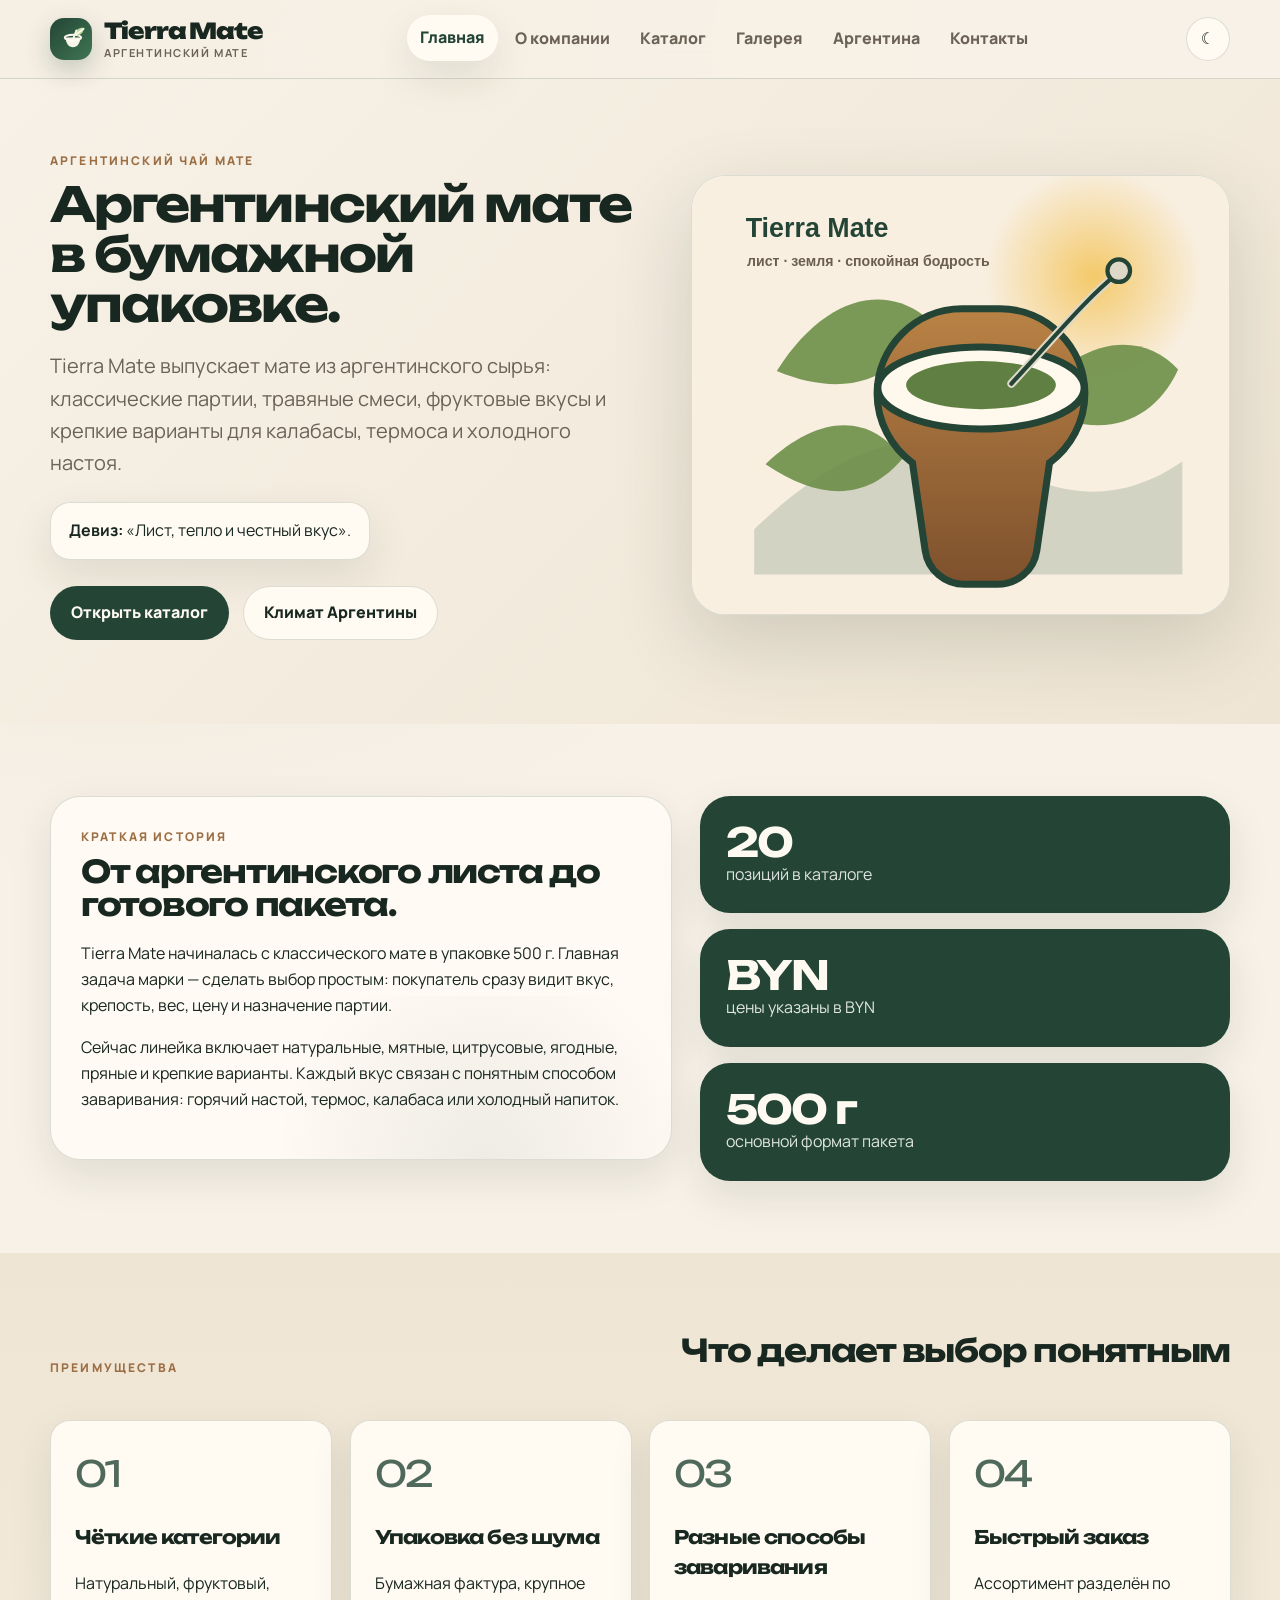
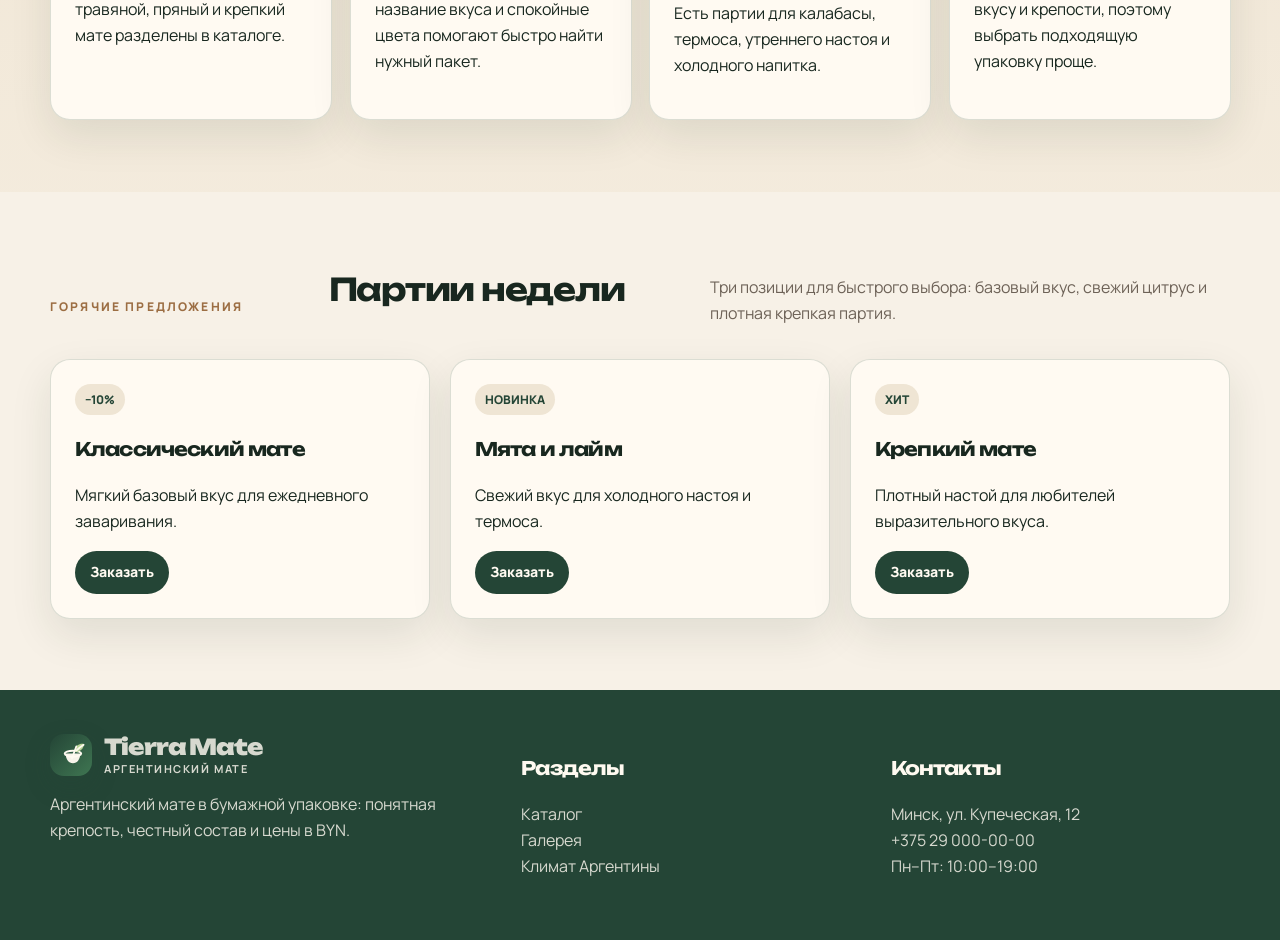
<file: index.html>
<!DOCTYPE html>

<html lang="ru">
<head>
<meta charset="utf-8"/>
<meta content="width=device-width, initial-scale=1.0" name="viewport"/>
<title>Tierra Mate — аргентинский мате</title>
<meta content="Tierra Mate: аргентинский мате, каталог с ценами BYN, история, галерея, климатическая карта Аргентины и контакты." name="description"/>
<link rel="preconnect" href="https://fonts.googleapis.com">
<link rel="preconnect" href="https://fonts.gstatic.com" crossorigin>
<link href="https://fonts.googleapis.com/css2?family=Manrope:wght@400;500;600;700;800;900&family=Unbounded:wght@500;600;700;800&display=swap" rel="stylesheet">
<link href="css/style.css" rel="stylesheet"/>
<script defer="" src="js/main.js"></script>
</head>
<body>
<a class="skip-link" href="#main">Перейти к содержанию</a>
<header class="site-header">
<div class="container nav-row">
<a aria-label="Tierra Mate — главная страница" class="brand" href="index.html">
<span aria-hidden="true" class="brand-mark brand-icon"><svg focusable="false" role="img" viewbox="0 0 64 64"><path class="logo-cup" d="M20 28c0 12 6 20 15 20s15-8 15-20H20Z"></path><path class="logo-rim" d="M18 28c0-3 7-6 17-6s17 3 17 6-7 6-17 6-17-3-17-6Z"></path><path class="logo-leaf" d="M39 20c2-9 10-14 19-12-1 9-7 16-18 17"></path><path class="logo-leaf-line" d="M42 22c5-5 9-8 15-12"></path><path class="logo-straw" d="M42 13 33 38"></path></svg></span>
<span class="brand-text">Tierra Mate<small>аргентинский мате</small></span>
</a>
<nav aria-label="Основная навигация" class="main-nav" id="mainNav">
<a href="index.html">Главная</a>
<a href="about.html">О компании</a>
<a href="catalog.html">Каталог</a>
<a href="gallery.html">Галерея</a>
<a href="country.html">Аргентина</a>
<a href="contacts.html">Контакты</a>
</nav>
<div class="nav-actions">
<button aria-label="Переключить тему" class="theme-toggle" id="themeToggle" type="button">☾</button>
<button aria-controls="mainNav" aria-expanded="false" aria-label="Открыть меню" class="burger" id="burger" type="button"><span></span><span></span><span></span></button>
</div>
</div>
</header>
<main id="main">
<section class="hero section-paper">
<div class="container hero-grid">
<div class="hero-copy reveal">
<p class="eyebrow">Аргентинский чай мате</p>
<h1>Аргентинский мате в бумажной упаковке.</h1>
<p class="lead">Tierra Mate выпускает мате из аргентинского сырья: классические партии, травяные смеси, фруктовые вкусы и крепкие варианты для калабасы, термоса и холодного настоя.</p>
<p class="motto"><strong>Девиз:</strong> «Лист, тепло и честный вкус».</p>
<div class="button-row"><a class="btn btn-primary" href="catalog.html">Открыть каталог</a><a class="btn btn-ghost" href="country.html">Климат Аргентины</a></div>
</div>
<figure aria-label="Иллюстрация мате" class="hero-visual reveal"><img alt="Калабаса с мате и листьями" src="img/hero-mate.svg"/></figure>
</div>
</section>
<section class="section">
<div class="container intro-grid">
<article class="panel reveal">
<p class="eyebrow">Краткая история</p>
<h2>От аргентинского листа до готового пакета.</h2><p>Tierra Mate начиналась с классического мате в упаковке 500 г. Главная задача марки — сделать выбор простым: покупатель сразу видит вкус, крепость, вес, цену и назначение партии.</p><p>Сейчас линейка включает натуральные, мятные, цитрусовые, ягодные, пряные и крепкие варианты. Каждый вкус связан с понятным способом заваривания: горячий настой, термос, калабаса или холодный напиток.</p></article>
<aside aria-label="Ключевые показатели" class="stats reveal">
<div><strong>20</strong><span>позиций в каталоге</span></div>
<div><strong>BYN</strong><span>цены указаны в BYN</span></div>
<div><strong>500 г</strong><span>основной формат пакета</span></div>
</aside>
</div>
</section>
<section class="section section-muted">
<div class="container">
<div class="section-head reveal"><p class="eyebrow">Преимущества</p><h2>Что делает выбор понятным</h2></div>
<div class="feature-grid">
<article class="feature-card reveal"><span>01</span><h3>Чёткие категории</h3><p>Натуральный, фруктовый, травяной, пряный и крепкий мате разделены в каталоге.</p></article>
<article class="feature-card reveal"><span>02</span><h3>Упаковка без шума</h3><p>Бумажная фактура, крупное название вкуса и спокойные цвета помогают быстро найти нужный пакет.</p></article>
<article class="feature-card reveal"><span>03</span><h3>Разные способы заваривания</h3><p>Есть партии для калабасы, термоса, утреннего настоя и холодного напитка.</p></article>
<article class="feature-card reveal"><span>04</span><h3>Быстрый заказ</h3><p>Ассортимент разделён по вкусу и крепости, поэтому выбрать подходящую упаковку проще.</p></article>
</div>
</div>
</section>
<section class="section">
<div class="container">
<div class="section-head reveal"><p class="eyebrow">Горячие предложения</p><h2>Партии недели</h2><p>Три позиции для быстрого выбора: базовый вкус, свежий цитрус и плотная крепкая партия.</p></div>
<div class="offers-grid text-offers">
<article class="offer-card reveal"><span class="badge">−10%</span><h3>Классический мате</h3><p>Мягкий базовый вкус для ежедневного заваривания.</p><a class="btn btn-small" href="catalog.html?product=Классический%20мате">Заказать</a></article>
<article class="offer-card reveal"><span class="badge">новинка</span><h3>Мята и лайм</h3><p>Свежий вкус для холодного настоя и термоса.</p><a class="btn btn-small" href="catalog.html?product=Мята%20и%20лайм">Заказать</a></article>
<article class="offer-card reveal"><span class="badge">хит</span><h3>Крепкий мате</h3><p>Плотный настой для любителей выразительного вкуса.</p><a class="btn btn-small" href="catalog.html?product=Крепкий%20мате">Заказать</a></article>
</div>
</div>
</section>
</main>
<footer class="site-footer">
<div class="container footer-grid">
<div>
<a class="brand footer-brand" href="index.html"><span aria-hidden="true" class="brand-mark brand-icon"><svg focusable="false" role="img" viewbox="0 0 64 64"><path class="logo-cup" d="M20 28c0 12 6 20 15 20s15-8 15-20H20Z"></path><path class="logo-rim" d="M18 28c0-3 7-6 17-6s17 3 17 6-7 6-17 6-17-3-17-6Z"></path><path class="logo-leaf" d="M39 20c2-9 10-14 19-12-1 9-7 16-18 17"></path><path class="logo-leaf-line" d="M42 22c5-5 9-8 15-12"></path><path class="logo-straw" d="M42 13 33 38"></path></svg></span><span class="brand-text">Tierra Mate<small>аргентинский мате</small></span></a>
<p>Аргентинский мате в бумажной упаковке: понятная крепость, честный состав и цены в BYN.</p>
</div>
<div><h3>Разделы</h3><p><a href="catalog.html">Каталог</a><br/><a href="gallery.html">Галерея</a><br/><a href="country.html">Климат Аргентины</a></p></div>
<div><h3>Контакты</h3><p>Минск, ул. Купеческая, 12<br/>+375 29 000-00-00<br/>Пн–Пт: 10:00–19:00</p></div>
</div>
</footer>
<button aria-label="Наверх" class="to-top" id="toTop" type="button">↑</button>
</body>
</html>
</file>
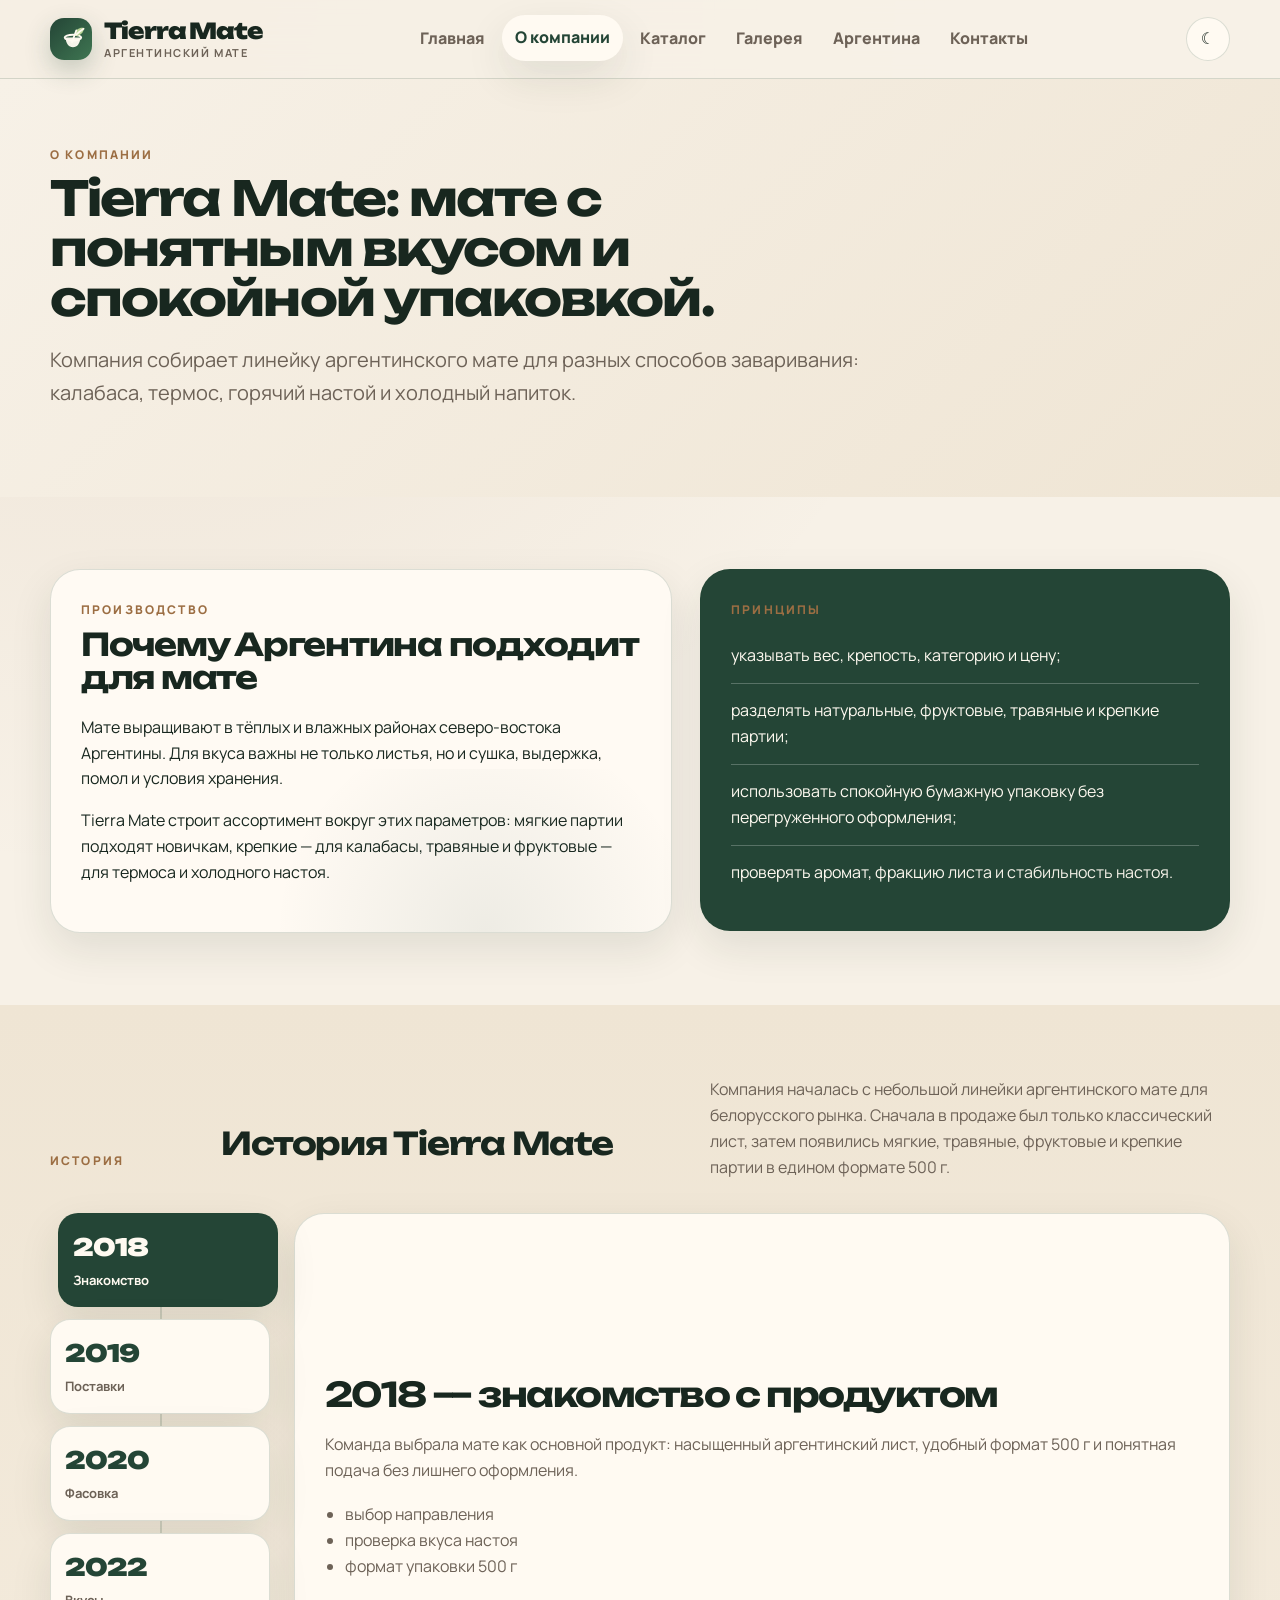
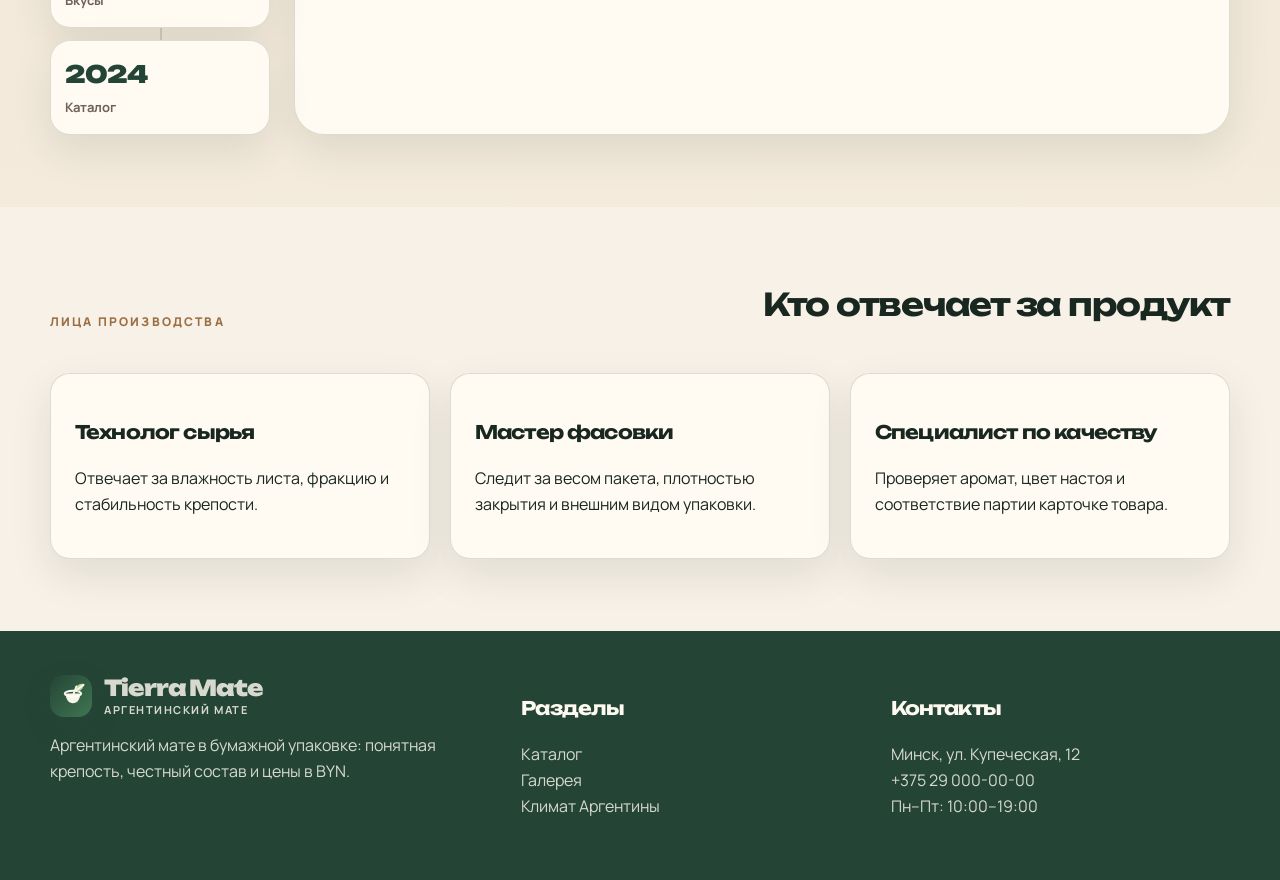
<file: about.html>
<!DOCTYPE html>

<html lang="ru">
<head>
<meta charset="utf-8"/>
<meta content="width=device-width, initial-scale=1.0" name="viewport"/>
<title>О компании — Tierra Mate</title>
<meta content="История, миссия, производство и команда Tierra Mate." name="description"/>
<link rel="preconnect" href="https://fonts.googleapis.com">
<link rel="preconnect" href="https://fonts.gstatic.com" crossorigin>
<link href="https://fonts.googleapis.com/css2?family=Manrope:wght@400;500;600;700;800;900&family=Unbounded:wght@500;600;700;800&display=swap" rel="stylesheet">
<link href="css/style.css" rel="stylesheet"/>
<script defer="" src="js/main.js"></script>
</head>
<body>
<a class="skip-link" href="#main">Перейти к содержанию</a>
<header class="site-header">
<div class="container nav-row">
<a aria-label="Tierra Mate — главная страница" class="brand" href="index.html">
<span aria-hidden="true" class="brand-mark brand-icon"><svg focusable="false" role="img" viewbox="0 0 64 64"><path class="logo-cup" d="M20 28c0 12 6 20 15 20s15-8 15-20H20Z"></path><path class="logo-rim" d="M18 28c0-3 7-6 17-6s17 3 17 6-7 6-17 6-17-3-17-6Z"></path><path class="logo-leaf" d="M39 20c2-9 10-14 19-12-1 9-7 16-18 17"></path><path class="logo-leaf-line" d="M42 22c5-5 9-8 15-12"></path><path class="logo-straw" d="M42 13 33 38"></path></svg></span>
<span class="brand-text">Tierra Mate<small>аргентинский мате</small></span>
</a>
<nav aria-label="Основная навигация" class="main-nav" id="mainNav">
<a href="index.html">Главная</a>
<a href="about.html">О компании</a>
<a href="catalog.html">Каталог</a>
<a href="gallery.html">Галерея</a>
<a href="country.html">Аргентина</a>
<a href="contacts.html">Контакты</a>
</nav>
<div class="nav-actions">
<button aria-label="Переключить тему" class="theme-toggle" id="themeToggle" type="button">☾</button>
<button aria-controls="mainNav" aria-expanded="false" aria-label="Открыть меню" class="burger" id="burger" type="button"><span></span><span></span><span></span></button>
</div>
</div>
</header>
<main id="main">
<section class="page-hero section-paper"><div class="container page-hero-grid"><div class="reveal"><p class="eyebrow">О компании</p><h1>Tierra Mate: мате с понятным вкусом и спокойной упаковкой.</h1><p class="lead">Компания собирает линейку аргентинского мате для разных способов заваривания: калабаса, термос, горячий настой и холодный напиток.</p></div></div></section>
<section class="section"><div class="container two-column"><article class="panel reveal"><p class="eyebrow">Производство</p><h2>Почему Аргентина подходит для мате</h2><p>Мате выращивают в тёплых и влажных районах северо-востока Аргентины. Для вкуса важны не только листья, но и сушка, выдержка, помол и условия хранения.</p><p>Tierra Mate строит ассортимент вокруг этих параметров: мягкие партии подходят новичкам, крепкие — для калабасы, травяные и фруктовые — для термоса и холодного настоя.</p></article><article class="panel panel-accent reveal"><p class="eyebrow">Принципы</p><ul class="clean-list"><li>указывать вес, крепость, категорию и цену;</li><li>разделять натуральные, фруктовые, травяные и крепкие партии;</li><li>использовать спокойную бумажную упаковку без перегруженного оформления;</li><li>проверять аромат, фракцию листа и стабильность настоя.</li></ul></article></div></section>
<section class="section section-muted"><div class="container"><div class="section-head reveal"><p class="eyebrow">История</p><h2>История Tierra Mate</h2><p>Компания началась с небольшой линейки аргентинского мате для белорусского рынка. Сначала в продаже был только классический лист, затем появились мягкие, травяные, фруктовые и крепкие партии в едином формате 500 г.</p></div><div class="storyline reveal"><div aria-hidden="true" class="story-rail"><span id="timelineProgress"></span></div><div class="story-points"><button class="timeline-point active" data-step="2018" type="button"><span>2018</span><b>Знакомство</b></button><button class="timeline-point" data-step="2019" type="button"><span>2019</span><b>Поставки</b></button><button class="timeline-point" data-step="2020" type="button"><span>2020</span><b>Фасовка</b></button><button class="timeline-point" data-step="2022" type="button"><span>2022</span><b>Вкусы</b></button><button class="timeline-point" data-step="2024" type="button"><span>2024</span><b>Каталог</b></button></div><article class="timeline-info" id="timelineInfo"></article></div></div></section>
<section class="section"><div class="container"><div class="section-head reveal"><p class="eyebrow">Лица производства</p><h2>Кто отвечает за продукт</h2></div><div class="team-grid"><article class="team-card reveal"><h3>Технолог сырья</h3><p>Отвечает за влажность листа, фракцию и стабильность крепости.</p></article><article class="team-card reveal"><h3>Мастер фасовки</h3><p>Следит за весом пакета, плотностью закрытия и внешним видом упаковки.</p></article><article class="team-card reveal"><h3>Специалист по качеству</h3><p>Проверяет аромат, цвет настоя и соответствие партии карточке товара.</p></article></div></div></section>
</main>
<footer class="site-footer">
<div class="container footer-grid">
<div>
<a class="brand footer-brand" href="index.html"><span aria-hidden="true" class="brand-mark brand-icon"><svg focusable="false" role="img" viewbox="0 0 64 64"><path class="logo-cup" d="M20 28c0 12 6 20 15 20s15-8 15-20H20Z"></path><path class="logo-rim" d="M18 28c0-3 7-6 17-6s17 3 17 6-7 6-17 6-17-3-17-6Z"></path><path class="logo-leaf" d="M39 20c2-9 10-14 19-12-1 9-7 16-18 17"></path><path class="logo-leaf-line" d="M42 22c5-5 9-8 15-12"></path><path class="logo-straw" d="M42 13 33 38"></path></svg></span><span class="brand-text">Tierra Mate<small>аргентинский мате</small></span></a>
<p>Аргентинский мате в бумажной упаковке: понятная крепость, честный состав и цены в BYN.</p>
</div>
<div><h3>Разделы</h3><p><a href="catalog.html">Каталог</a><br/><a href="gallery.html">Галерея</a><br/><a href="country.html">Климат Аргентины</a></p></div>
<div><h3>Контакты</h3><p>Минск, ул. Купеческая, 12<br/>+375 29 000-00-00<br/>Пн–Пт: 10:00–19:00</p></div>
</div>
</footer>
<button aria-label="Наверх" class="to-top" id="toTop" type="button">↑</button>
</body>
</html>
</file>
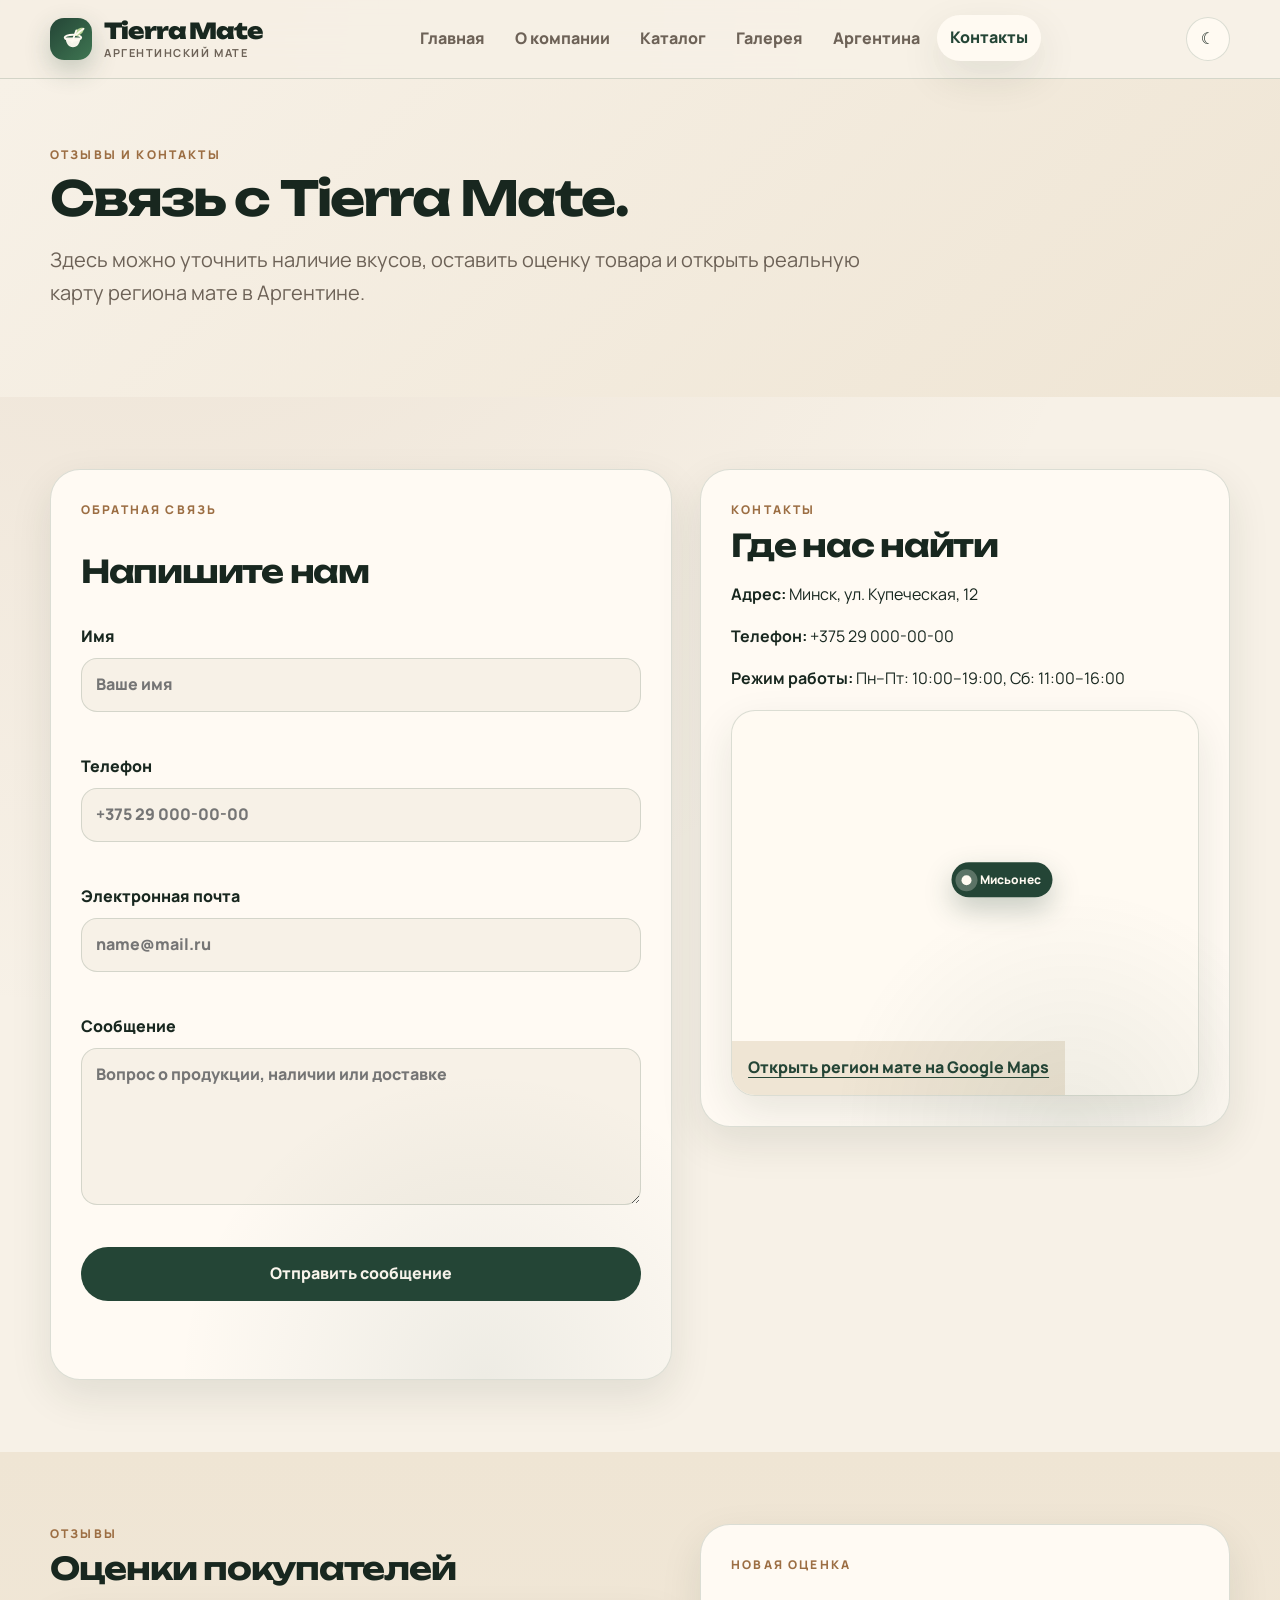
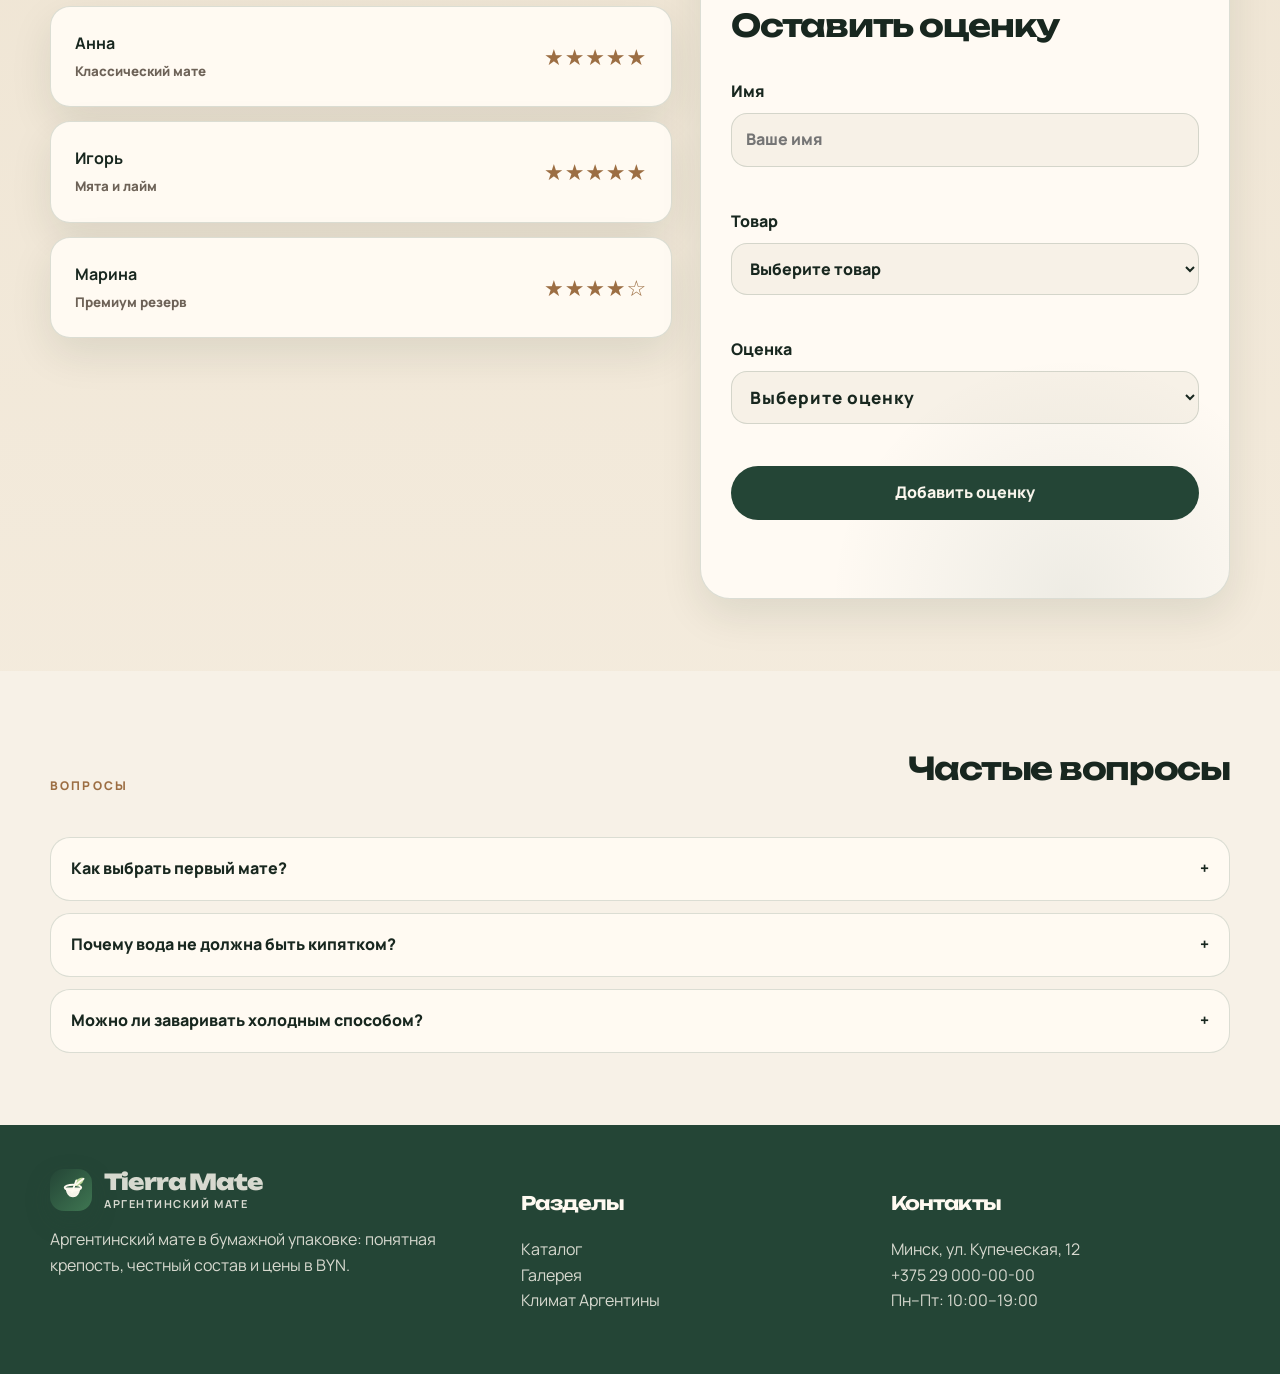
<file: contacts.html>
<!DOCTYPE html>

<html lang="ru">
<head>
<meta charset="utf-8"/>
<meta content="width=device-width, initial-scale=1.0" name="viewport"/>
<title>Контакты — Tierra Mate</title>
<meta content="Контакты, форма обратной связи, отзывы покупателей и частые вопросы Tierra Mate." name="description"/>
<link rel="preconnect" href="https://fonts.googleapis.com">
<link rel="preconnect" href="https://fonts.gstatic.com" crossorigin>
<link href="https://fonts.googleapis.com/css2?family=Manrope:wght@400;500;600;700;800;900&family=Unbounded:wght@500;600;700;800&display=swap" rel="stylesheet">
<link href="css/style.css" rel="stylesheet"/>
<script defer="" src="js/main.js"></script>
</head>
<body>
<a class="skip-link" href="#main">Перейти к содержанию</a>
<header class="site-header">
<div class="container nav-row">
<a aria-label="Tierra Mate — главная страница" class="brand" href="index.html">
<span aria-hidden="true" class="brand-mark brand-icon"><svg focusable="false" role="img" viewbox="0 0 64 64"><path class="logo-cup" d="M20 28c0 12 6 20 15 20s15-8 15-20H20Z"></path><path class="logo-rim" d="M18 28c0-3 7-6 17-6s17 3 17 6-7 6-17 6-17-3-17-6Z"></path><path class="logo-leaf" d="M39 20c2-9 10-14 19-12-1 9-7 16-18 17"></path><path class="logo-leaf-line" d="M42 22c5-5 9-8 15-12"></path><path class="logo-straw" d="M42 13 33 38"></path></svg></span>
<span class="brand-text">Tierra Mate<small>аргентинский мате</small></span>
</a>
<nav aria-label="Основная навигация" class="main-nav" id="mainNav">
<a href="index.html">Главная</a>
<a href="about.html">О компании</a>
<a href="catalog.html">Каталог</a>
<a href="gallery.html">Галерея</a>
<a href="country.html">Аргентина</a>
<a href="contacts.html">Контакты</a>
</nav>
<div class="nav-actions">
<button aria-label="Переключить тему" class="theme-toggle" id="themeToggle" type="button">☾</button>
<button aria-controls="mainNav" aria-expanded="false" aria-label="Открыть меню" class="burger" id="burger" type="button"><span></span><span></span><span></span></button>
</div>
</div>
</header>
<main id="main">
<section class="page-hero section-paper"><div class="container page-hero-grid"><div class="reveal"><p class="eyebrow">Отзывы и контакты</p><h1>Связь с Tierra Mate.</h1><p class="lead">Здесь можно уточнить наличие вкусов, оставить оценку товара и открыть реальную карту региона мате в Аргентине.</p></div></div></section>
<section class="section"><div class="container contact-layout"><form class="form-card reveal" id="contactForm" novalidate=""><p class="eyebrow">Обратная связь</p><h2>Напишите нам</h2><label>Имя<input name="name" placeholder="Ваше имя" required="" type="text"/><span class="error"></span></label><label>Телефон<input name="phone" placeholder="+375 29 000-00-00" required="" type="tel"/><span class="error"></span></label><label>Электронная почта<input name="email" placeholder="name@mail.ru" required="" type="email"/><span class="error"></span></label><label>Сообщение<textarea name="message" placeholder="Вопрос о продукции, наличии или доставке" required="" rows="5"></textarea><span class="error"></span></label><button class="btn btn-primary" type="submit">Отправить сообщение</button><p aria-live="polite" class="form-status" id="contactStatus"></p></form><aside class="contact-card reveal"><p class="eyebrow">Контакты</p><h2>Где нас найти</h2><p><strong>Адрес:</strong> Минск, ул. Купеческая, 12</p><p><strong>Телефон:</strong> +375 29 000-00-00</p><p><strong>Режим работы:</strong> Пн–Пт: 10:00–19:00, Сб: 11:00–16:00</p><div aria-label="Карта региона мате в Аргентине" class="real-map has-map-pin">
<iframe loading="lazy" referrerpolicy="no-referrer-when-downgrade" src="https://maps.google.com/maps?q=Ober%C3%A1%2C%20Misiones%2C%20Argentina&amp;t=&amp;z=9&amp;ie=UTF8&amp;iwloc=near&amp;output=embed" title="Оберá, Мисьонес, Аргентина"></iframe>
<span aria-hidden="true" class="map-pin-dot">Мисьонес</span>
<a href="https://www.google.com/maps/search/?api=1&amp;query=Ober%C3%A1%2C%20Misiones%2C%20Argentina%20yerba%20mate" rel="noopener" target="_blank">Открыть регион мате на Google Maps</a>
</div></aside></div></section>
<section class="section section-muted"><div class="container review-layout"><div class="review-column reveal"><p class="eyebrow">Отзывы</p><h2>Оценки покупателей</h2><div class="reviews" id="reviewsList"></div></div><form class="form-card reveal" id="reviewForm" novalidate=""><p class="eyebrow">Новая оценка</p><h2>Оставить оценку</h2><label>Имя<input name="name" placeholder="Ваше имя" required="" type="text"/><span class="error"></span></label><label>Товар<select name="product" required=""><option value="">Выберите товар</option><option data-price="24" value="Классический мате">Классический мате — 24 BYN</option><option data-price="27" value="Мятная свежесть">Мятная свежесть — 27 BYN</option><option data-price="28" value="Лесные ягоды">Лесные ягоды — 28 BYN</option><option data-price="34" value="Мате без стебля">Мате без стебля — 34 BYN</option><option data-price="36" value="Премиум резерв">Премиум резерв — 36 BYN</option><option data-price="29" value="Мята и лайм">Мята и лайм — 29 BYN</option><option data-price="35" value="Гуарана и энергия">Гуарана и энергия — 35 BYN</option><option data-price="28" value="Ромашка и мёд">Ромашка и мёд — 28 BYN</option><option data-price="31" value="Имбирь и лимон">Имбирь и лимон — 31 BYN</option><option data-price="34" value="Чили и какао">Чили и какао — 34 BYN</option><option data-price="28" value="Цитрусовый микс">Цитрусовый микс — 28 BYN</option><option data-price="29" value="Зелёный мате с лавандой">Зелёный мате с лавандой — 29 BYN</option><option data-price="30" value="Ягоды и ваниль">Ягоды и ваниль — 30 BYN</option><option data-price="32" value="Яблоко и корица">Яблоко и корица — 32 BYN</option><option data-price="32" value="Крепкий мате">Крепкий мате — 32 BYN</option><option data-price="22" value="Органический натуральный">Органический натуральный — 22 BYN</option><option data-price="33" value="Какао и ягоды">Какао и ягоды — 33 BYN</option><option data-price="31" value="Манго и персик">Манго и персик — 31 BYN</option><option data-price="28" value="Травяной релакс">Травяной релакс — 28 BYN</option><option data-price="30" value="Классический экстра">Классический экстра — 30 BYN</option></select><span class="error"></span></label><label class="rating-field">Оценка<select name="rating" required=""><option value="">Выберите оценку</option><option value="5">★★★★★ — отлично</option><option value="4">★★★★☆ — хорошо</option><option value="3">★★★☆☆ — нормально</option><option value="2">★★☆☆☆ — с замечаниями</option><option value="1">★☆☆☆☆ — не понравилось</option></select><span class="error"></span></label><button class="btn btn-primary" type="submit">Добавить оценку</button><p aria-live="polite" class="form-status" id="reviewStatus"></p></form></div></section>
<section class="section"><div class="container"><div class="section-head reveal"><p class="eyebrow">Вопросы</p><h2>Частые вопросы</h2></div><div class="faq"><article class="faq-item reveal"><button aria-expanded="false" class="faq-question" type="button">Как выбрать первый мате?<span>+</span></button><div class="faq-answer"><p>Начните с мягкой или классической партии. Крепкие варианты лучше брать после знакомства с базовым вкусом.</p></div></article><article class="faq-item reveal"><button aria-expanded="false" class="faq-question" type="button">Почему вода не должна быть кипятком?<span>+</span></button><div class="faq-answer"><p>Слишком горячая вода делает настой резко горьким. Для большинства партий достаточно воды ниже кипения.</p></div></article><article class="faq-item reveal"><button aria-expanded="false" class="faq-question" type="button">Можно ли заваривать холодным способом?<span>+</span></button><div class="faq-answer"><p>Да. Для холодного настоя лучше подходят цитрусовые и мятные партии.</p></div></article></div></div></section>
</main>
<footer class="site-footer">
<div class="container footer-grid">
<div>
<a class="brand footer-brand" href="index.html"><span aria-hidden="true" class="brand-mark brand-icon"><svg focusable="false" role="img" viewbox="0 0 64 64"><path class="logo-cup" d="M20 28c0 12 6 20 15 20s15-8 15-20H20Z"></path><path class="logo-rim" d="M18 28c0-3 7-6 17-6s17 3 17 6-7 6-17 6-17-3-17-6Z"></path><path class="logo-leaf" d="M39 20c2-9 10-14 19-12-1 9-7 16-18 17"></path><path class="logo-leaf-line" d="M42 22c5-5 9-8 15-12"></path><path class="logo-straw" d="M42 13 33 38"></path></svg></span><span class="brand-text">Tierra Mate<small>аргентинский мате</small></span></a>
<p>Аргентинский мате в бумажной упаковке: понятная крепость, честный состав и цены в BYN.</p>
</div>
<div><h3>Разделы</h3><p><a href="catalog.html">Каталог</a><br/><a href="gallery.html">Галерея</a><br/><a href="country.html">Климат Аргентины</a></p></div>
<div><h3>Контакты</h3><p>Минск, ул. Купеческая, 12<br/>+375 29 000-00-00<br/>Пн–Пт: 10:00–19:00</p></div>
</div>
</footer>
<button aria-label="Наверх" class="to-top" id="toTop" type="button">↑</button>
</body>
</html>
</file>
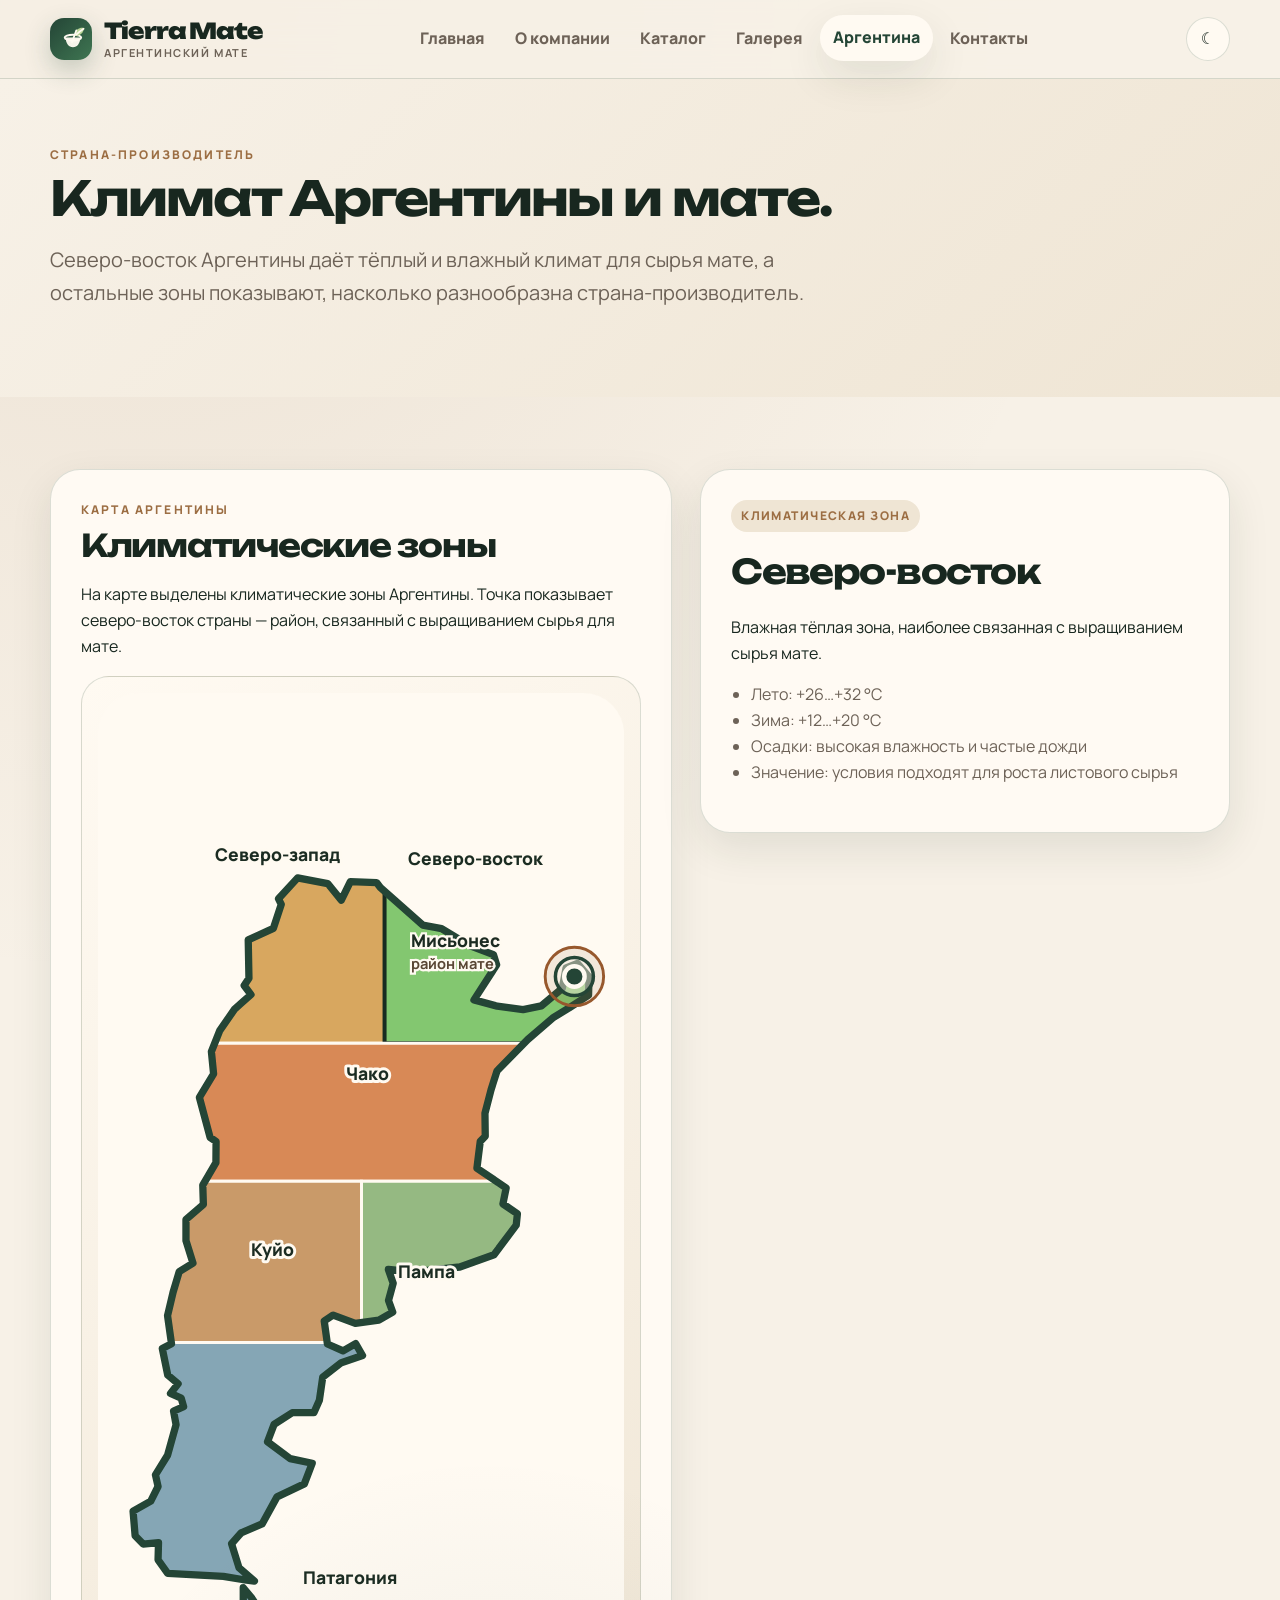
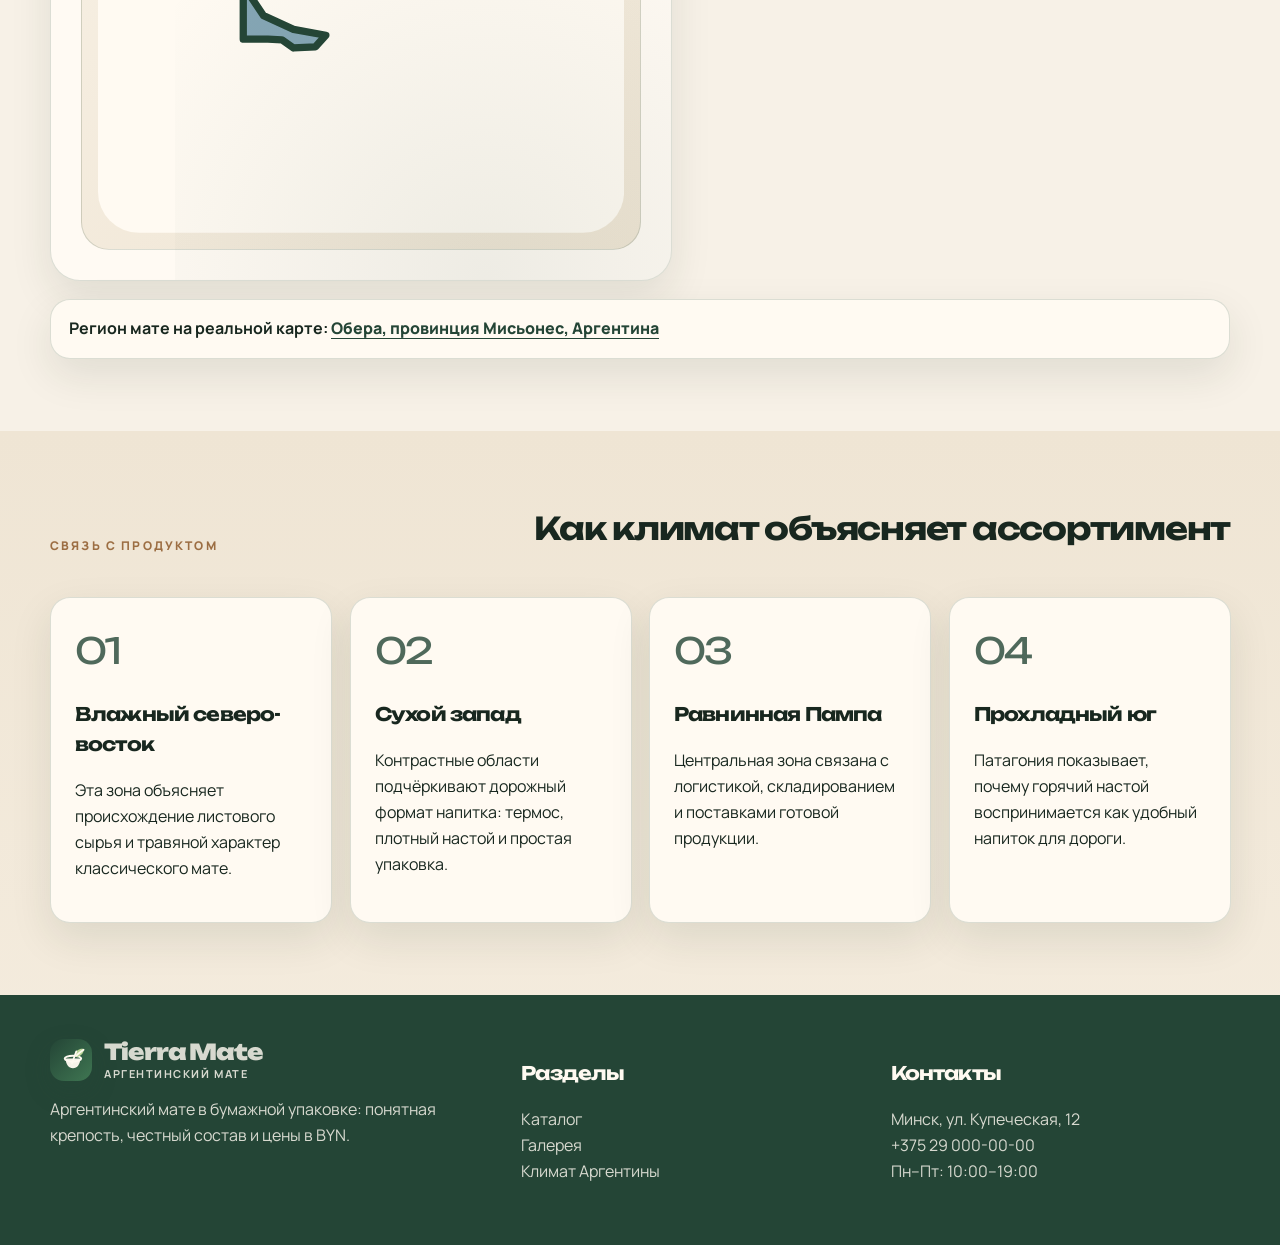
<file: country.html>
<!DOCTYPE html>

<html lang="ru">
<head>
<meta charset="utf-8"/>
<meta content="width=device-width, initial-scale=1.0" name="viewport"/>
<title>Аргентина — Tierra Mate</title>
<meta content="Визитка страны-производителя: климатическая карта Аргентины и связь климата с мате." name="description"/>
<link rel="preconnect" href="https://fonts.googleapis.com">
<link rel="preconnect" href="https://fonts.gstatic.com" crossorigin>
<link href="https://fonts.googleapis.com/css2?family=Manrope:wght@400;500;600;700;800;900&family=Unbounded:wght@500;600;700;800&display=swap" rel="stylesheet">
<link href="css/style.css" rel="stylesheet"/>
<script defer="" src="js/main.js"></script>
</head>
<body>
<a class="skip-link" href="#main">Перейти к содержанию</a>
<header class="site-header">
<div class="container nav-row">
<a aria-label="Tierra Mate — главная страница" class="brand" href="index.html">
<span aria-hidden="true" class="brand-mark brand-icon"><svg focusable="false" role="img" viewbox="0 0 64 64"><path class="logo-cup" d="M20 28c0 12 6 20 15 20s15-8 15-20H20Z"></path><path class="logo-rim" d="M18 28c0-3 7-6 17-6s17 3 17 6-7 6-17 6-17-3-17-6Z"></path><path class="logo-leaf" d="M39 20c2-9 10-14 19-12-1 9-7 16-18 17"></path><path class="logo-leaf-line" d="M42 22c5-5 9-8 15-12"></path><path class="logo-straw" d="M42 13 33 38"></path></svg></span>
<span class="brand-text">Tierra Mate<small>аргентинский мате</small></span>
</a>
<nav aria-label="Основная навигация" class="main-nav" id="mainNav">
<a href="index.html">Главная</a>
<a href="about.html">О компании</a>
<a href="catalog.html">Каталог</a>
<a href="gallery.html">Галерея</a>
<a href="country.html">Аргентина</a>
<a href="contacts.html">Контакты</a>
</nav>
<div class="nav-actions">
<button aria-label="Переключить тему" class="theme-toggle" id="themeToggle" type="button">☾</button>
<button aria-controls="mainNav" aria-expanded="false" aria-label="Открыть меню" class="burger" id="burger" type="button"><span></span><span></span><span></span></button>
</div>
</div>
</header>
<main id="main">
<section class="page-hero section-paper"><div class="container page-hero-grid"><div class="reveal"><p class="eyebrow">Страна-производитель</p><h1>Климат Аргентины и мате.</h1><p class="lead">Северо-восток Аргентины даёт тёплый и влажный климат для сырья мате, а остальные зоны показывают, насколько разнообразна страна-производитель.</p></div></div></section>
<section class="section"><div class="container climate-layout"><article class="climate-card reveal"><p class="eyebrow">Карта Аргентины</p><h2>Климатические зоны</h2><p>На карте выделены климатические зоны Аргентины. Точка показывает северо-восток страны — район, связанный с выращиванием сырья для мате.</p>
<div class="argentina-map-wrap">
<svg aria-label="Климатическая карта Аргентины" class="argentina-map" role="img" viewbox="0 0 360 780">
<rect class="map-bg" height="780" rx="28" width="360" x="0" y="0"></rect>
<path class="climate-zone zone-nw" d="M 83.3 231.0 L 93.6 216.2 L 104.7 206.4 L 100.0 200.2 L 103.3 195.2 L 102.8 168.9 L 120.0 161.1 L 125.4 144.7 L 123.5 140.8 L 136.6 126.5 L 157.2 130.4 L 166.5 141.8 L 172.7 129.1 L 190.6 129.7 L 193.2 133.1 L 196.1 135.7 L 196.1 239.6 L 79.9 239.6 L 83.3 231.0 Z" data-zone="nw" role="button" tabindex="0"></path>
<path class="climate-zone zone-ne" d="M 222.2 158.8 L 235.1 161.2 L 254.3 172.9 L 270.6 179.0 L 272.8 186.0 L 257.3 210.0 L 273.2 214.3 L 290.9 216.7 L 303.4 214.1 L 317.7 202.1 L 320.3 188.1 L 328.1 185.1 L 336.0 194.2 L 335.7 206.8 L 322.4 215.5 L 311.8 221.9 L 294.0 237.2 L 291.7 239.6 L 196.1 239.6 L 196.1 135.7 L 222.2 158.8 Z" data-zone="ne" role="button" tabindex="0"></path>
<path class="climate-zone zone-chaco" d="M 269.0 271.4 L 264.8 287.6 L 265.0 303.3 L 261.6 306.8 L 260.3 317.0 L 259.3 325.2 L 272.5 334.2 L 73.3 334.2 L 80.7 321.4 L 80.8 306.9 L 76.7 304.1 L 69.4 276.8 L 79.1 260.6 L 77.6 245.4 L 79.9 239.6 L 291.7 239.6 L 273.0 258.7 L 269.0 271.4 Z" data-zone="chaco" role="button" tabindex="0"></path>
<path class="climate-zone zone-cuyo" d="M 176.1 431.4 L 160.9 425.7 L 154.8 429.8 L 156.9 444.5 L 50.2 444.5 L 47.6 426.1 L 51.4 410.0 L 55.6 395.9 L 65.0 390.2 L 60.2 374.8 L 60.2 360.3 L 72.1 350.0 L 71.7 336.8 L 73.3 334.2 L 180.3 334.2 L 180.3 430.8 L 176.1 431.4 Z" data-zone="cuyo" role="button" tabindex="0"></path>
<path class="climate-zone zone-pampa" d="M 279.3 338.7 L 277.1 349.6 L 287.0 356.4 L 286.2 364.1 L 271.0 384.4 L 247.6 392.8 L 216.0 396.1 L 198.7 394.5 L 202.0 403.9 L 198.8 415.7 L 201.7 423.7 L 192.2 429.2 L 180.3 430.8 L 180.3 334.2 L 272.5 334.2 L 279.3 338.7 Z" data-zone="pampa" role="button" tabindex="0"></path>
<path class="climate-zone zone-patagonia" d="M 105.4 619.6 L 113.3 631.4 L 133.8 640.8 L 155.9 644.8 L 148.8 652.7 L 133.8 653.5 L 125.8 647.9 L 116.3 647.5 L 99.4 647.5 L 99.4 612.3 L 105.4 619.6 Z M 157.0 445.5 L 167.7 450.2 L 176.3 445.2 L 181.0 453.4 L 166.5 458.3 L 153.8 468.1 L 151.5 484.0 L 147.8 492.4 L 132.9 492.5 L 120.5 500.5 L 116.0 512.4 L 131.5 523.9 L 146.6 527.1 L 141.2 541.2 L 122.5 550.1 L 112.3 568.6 L 97.9 574.8 L 91.4 582.2 L 96.5 598.6 L 107.0 607.7 L 100.4 606.9 L 85.8 604.5 L 47.7 602.4 L 41.1 593.2 L 41.4 581.4 L 30.9 582.4 L 25.4 576.7 L 24.0 559.9 L 36.1 553.0 L 41.1 543.0 L 39.3 535.0 L 47.6 521.6 L 53.4 500.7 L 51.7 491.4 L 58.6 488.4 L 56.9 482.5 L 49.6 479.3 L 54.8 472.7 L 47.7 466.7 L 44.0 448.6 L 50.3 445.3 L 50.2 444.5 L 156.9 444.5 L 157.0 445.5 Z" data-zone="patagonia" role="button" tabindex="0"></path>
<path class="country-border" d="M 99.4 612.3 L 105.4 619.6 L 113.3 631.4 L 133.8 640.8 L 155.9 644.8 L 148.8 652.7 L 133.8 653.5 L 125.8 647.9 L 116.3 647.5 L 99.4 647.5 L 99.4 612.3 Z M 273.0 258.7 L 269.0 271.4 L 264.8 287.6 L 265.0 303.3 L 261.6 306.8 L 260.3 317.0 L 259.3 325.2 L 279.3 338.7 L 277.1 349.6 L 287.0 356.4 L 286.2 364.1 L 271.0 384.4 L 247.6 392.8 L 216.0 396.1 L 198.7 394.5 L 202.0 403.9 L 198.8 415.7 L 201.7 423.7 L 192.2 429.2 L 176.1 431.4 L 160.9 425.7 L 154.8 429.8 L 157.0 445.5 L 167.7 450.2 L 176.3 445.2 L 181.0 453.4 L 166.5 458.3 L 153.8 468.1 L 151.5 484.0 L 147.8 492.4 L 132.9 492.5 L 120.5 500.5 L 116.0 512.4 L 131.5 523.9 L 146.6 527.1 L 141.2 541.2 L 122.5 550.1 L 112.3 568.6 L 97.9 574.8 L 91.4 582.2 L 96.5 598.6 L 107.0 607.7 L 100.4 606.9 L 85.8 604.5 L 47.7 602.4 L 41.1 593.2 L 41.4 581.4 L 30.9 582.4 L 25.4 576.7 L 24.0 559.9 L 36.1 553.0 L 41.1 543.0 L 39.3 535.0 L 47.6 521.6 L 53.4 500.7 L 51.7 491.4 L 58.6 488.4 L 56.9 482.5 L 49.6 479.3 L 54.8 472.7 L 47.7 466.7 L 44.0 448.6 L 50.3 445.3 L 47.6 426.1 L 51.4 410.0 L 55.6 395.9 L 65.0 390.2 L 60.2 374.8 L 60.2 360.3 L 72.1 350.0 L 71.7 336.8 L 80.7 321.4 L 80.8 306.9 L 76.7 304.1 L 69.4 276.8 L 79.1 260.6 L 77.6 245.4 L 83.3 231.0 L 93.6 216.2 L 104.7 206.4 L 100.0 200.2 L 103.3 195.2 L 102.8 168.9 L 120.0 161.1 L 125.4 144.7 L 123.5 140.8 L 136.6 126.5 L 157.2 130.4 L 166.5 141.8 L 172.7 129.1 L 190.6 129.7 L 193.2 133.1 L 222.2 158.8 L 235.1 161.2 L 254.3 172.9 L 270.6 179.0 L 272.8 186.0 L 257.3 210.0 L 273.2 214.3 L 290.9 216.7 L 303.4 214.1 L 317.7 202.1 L 320.3 188.1 L 328.1 185.1 L 336.0 194.2 L 335.7 206.8 L 322.4 215.5 L 311.8 221.9 L 294.0 237.2 L 273.0 258.7 Z"></path>
<g class="map-labels">
<text x="80" y="115">Северо-запад</text><text x="212" y="118">Северо-восток</text>
<text x="170" y="265">Чако</text><text x="105" y="385">Куйо</text>
<text x="205" y="400">Пампа</text><text x="140" y="610">Патагония</text>
</g><g aria-label="Район выращивания мате: Мисьонес" class="mate-marker" data-zone="ne" role="button" tabindex="0"><circle class="marker-ring marker-ring-one" cx="326" cy="194" r="20"></circle>
<circle class="marker-ring marker-ring-two" cx="326" cy="194" r="13"></circle>
<circle class="marker-dot" cx="326" cy="194" r="7"></circle>
<text x="214" y="174">Мисьонес</text>
<text class="marker-small" x="214" y="189">район мате</text></g>
</svg>
</div>
</article><aside class="climate-info reveal" id="climateInfo"><span>Климатическая зона</span><h3>Северо-восток</h3><p>Влажная тёплая зона, связанная с выращиванием мате.</p><ul><li>Лето: +26…+32 °C</li><li>Зима: +12…+20 °C</li><li>Осадки: высокая влажность, частые дожди</li><li>Значение: условия подходят для роста сырья мате</li></ul></aside></div><div class="source-map-link reveal"><strong>Регион мате на реальной карте:</strong> <a href="https://www.google.com/maps/search/?api=1&amp;query=Obera%2C%20Misiones%2C%20Argentina%20yerba%20mate" rel="noopener" target="_blank">Обера, провинция Мисьонес, Аргентина</a></div></section>
<section class="section section-muted"><div class="container"><div class="section-head reveal"><p class="eyebrow">Связь с продуктом</p><h2>Как климат объясняет ассортимент</h2></div><div class="feature-grid"><article class="feature-card reveal"><span>01</span><h3>Влажный северо-восток</h3><p>Эта зона объясняет происхождение листового сырья и травяной характер классического мате.</p></article><article class="feature-card reveal"><span>02</span><h3>Сухой запад</h3><p>Контрастные области подчёркивают дорожный формат напитка: термос, плотный настой и простая упаковка.</p></article><article class="feature-card reveal"><span>03</span><h3>Равнинная Пампа</h3><p>Центральная зона связана с логистикой, складированием и поставками готовой продукции.</p></article><article class="feature-card reveal"><span>04</span><h3>Прохладный юг</h3><p>Патагония показывает, почему горячий настой воспринимается как удобный напиток для дороги.</p></article></div></div></section>
</main>
<footer class="site-footer">
<div class="container footer-grid">
<div>
<a class="brand footer-brand" href="index.html"><span aria-hidden="true" class="brand-mark brand-icon"><svg focusable="false" role="img" viewbox="0 0 64 64"><path class="logo-cup" d="M20 28c0 12 6 20 15 20s15-8 15-20H20Z"></path><path class="logo-rim" d="M18 28c0-3 7-6 17-6s17 3 17 6-7 6-17 6-17-3-17-6Z"></path><path class="logo-leaf" d="M39 20c2-9 10-14 19-12-1 9-7 16-18 17"></path><path class="logo-leaf-line" d="M42 22c5-5 9-8 15-12"></path><path class="logo-straw" d="M42 13 33 38"></path></svg></span><span class="brand-text">Tierra Mate<small>аргентинский мате</small></span></a>
<p>Аргентинский мате в бумажной упаковке: понятная крепость, честный состав и цены в BYN.</p>
</div>
<div><h3>Разделы</h3><p><a href="catalog.html">Каталог</a><br/><a href="gallery.html">Галерея</a><br/><a href="country.html">Климат Аргентины</a></p></div>
<div><h3>Контакты</h3><p>Минск, ул. Купеческая, 12<br/>+375 29 000-00-00<br/>Пн–Пт: 10:00–19:00</p></div>
</div>
</footer>
<button aria-label="Наверх" class="to-top" id="toTop" type="button">↑</button>
</body>
</html>
</file>
<file: css/style.css>
@import url('https://fonts.googleapis.com/css2?family=Manrope:wght@400;500;600;700;800;900&family=Unbounded:wght@500;600;700;800&display=swap');

:root {
  --bg: #f7f1e7;
  --bg-soft: #efe5d4;
  --surface: #fffaf2;
  --surface-2: #fbf3e5;
  --text: #18271f;
  --muted: #6d6257;
  --green: #244536;
  --green-2: #456d4c;
  --accent: #9c6e43;
  --line: rgba(36, 69, 54, .16);
  --shadow: 0 28px 80px rgba(31, 45, 34, .16);
  --shadow-soft: 0 16px 42px rgba(31, 45, 34, .10);
  --radius: 30px;
  --radius-sm: 20px;
  --container: 1180px;
  --font-head: 'Unbounded', 'Manrope', system-ui, sans-serif;
  --font-text: 'Manrope', system-ui, -apple-system, 'Segoe UI', sans-serif;
}

:root[data-theme="dark"] {
  --bg: #101812;
  --bg-soft: #172219;
  --surface: #1d2a21;
  --surface-2: #223126;
  --text: #f7efe4;
  --muted: #cbbfad;
  --green: #89ad77;
  --green-2: #a5c991;
  --accent: #d0a36a;
  --line: rgba(255, 255, 255, .14);
  --shadow: 0 28px 80px rgba(0, 0, 0, .42);
  --shadow-soft: 0 16px 42px rgba(0, 0, 0, .28)
}

* {
  box-sizing: border-box
}

html {
  scroll-behavior: smooth
}

body {
  margin: 0;
  background: radial-gradient(circle at 10% 0%, rgba(156, 110, 67, .12), transparent 32%), var(--bg);
  color: var(--text);
  font-family: var(--font-text);
  line-height: 1.62;
  overflow-x: hidden
}

body::before {
  content: "";
  position: fixed;
  inset: 0;
  pointer-events: none;
  opacity: .22;
  background-image: linear-gradient(90deg, rgba(36, 69, 54, .05) 1px, transparent 1px), linear-gradient(rgba(36, 69, 54, .04) 1px, transparent 1px);
  background-size: 42px 42px;
  mask-image: linear-gradient(to bottom, #000, transparent 65%);
  z-index: -1
}

img {
  max-width: 100%;
  display: block
}

a {
  color: inherit;
  text-decoration: none
}

button,
input,
select,
textarea {
  font: inherit
}

.skip-link {
  position: absolute;
  left: -999px;
  top: 12px
}

.skip-link:focus {
  left: 12px;
  z-index: 1000;
  background: var(--surface);
  padding: 10px 14px;
  border-radius: 12px
}

.container {
  width: min(var(--container), calc(100% - 36px));
  margin: 0 auto
}

.site-header {
  position: sticky;
  top: 0;
  z-index: 100;
  background: color-mix(in srgb, var(--bg) 86%, transparent);
  backdrop-filter: blur(18px);
  border-bottom: 1px solid var(--line)
}

.nav-row {
  height: 78px;
  display: flex;
  align-items: center;
  justify-content: space-between;
  gap: 20px
}

.brand {
  display: flex;
  align-items: center;
  gap: 12px;
  font-weight: 900
}

.brand-mark {
  width: 42px;
  height: 42px;
  border-radius: 14px;
  background: var(--green);
  color: #fffaf1;
  display: grid;
  place-items: center;
  font-weight: 900;
  letter-spacing: .02em;
  box-shadow: 0 8px 22px rgba(36, 69, 54, .22)
}

.brand-text {
  font-family: var(--font-head);
  font-size: 24px;
  line-height: 1;
  letter-spacing: -.02em
}

.brand-text small {
  display: block;
  font-family: var(--font-text);
  font-size: 11px;
  font-weight: 700;
  letter-spacing: .12em;
  text-transform: uppercase;
  color: var(--muted);
  margin-top: 5px
}

.main-nav {
  display: flex;
  gap: 4px;
  align-items: center
}

.main-nav a {
  padding: 10px 13px;
  border-radius: 999px;
  font-weight: 800;
  color: var(--muted);
  transition: background .25s ease, color .25s ease, box-shadow .25s ease, transform .25s ease
}

.main-nav a:hover,
.main-nav a.active {
  background: var(--surface);
  color: var(--green);
  box-shadow: var(--shadow-soft);
  transform: translateY(-1px)
}

.nav-actions {
  display: flex;
  gap: 8px
}

.theme-toggle,
.burger {
  border: 1px solid var(--line);
  background: var(--surface);
  border-radius: 50%;
  width: 44px;
  height: 44px;
  display: grid;
  place-items: center;
  cursor: pointer;
  color: var(--text);
  transition: transform .25s ease, box-shadow .25s ease
}

.theme-toggle:hover,
.burger:hover {
  transform: translateY(-2px);
  box-shadow: var(--shadow-soft)
}

.burger {
  display: none;
  gap: 4px
}

.burger span {
  width: 18px;
  height: 2px;
  background: var(--text);
  display: block;
  border-radius: 4px
}

.section {
  padding: 72px 0
}

.section-paper {
  background: linear-gradient(135deg, var(--bg) 0%, var(--bg-soft) 100%)
}

.section-muted {
  background: linear-gradient(180deg, var(--bg-soft), color-mix(in srgb, var(--bg-soft) 72%, var(--surface)))
}

.hero {
  padding: 72px 0 84px
}

.hero-grid,
.page-hero-grid {
  display: grid;
  grid-template-columns: 1.05fr .95fr;
  gap: 46px;
  align-items: center
}

.hero-copy h1,
.page-hero h1,
.section-head h2,
.panel h2,
.quote-card h2,
.contact-card h2,
.form-card h2,
.review-column h2,
.climate-card h2 {
  font-family: var(--font-head);
  font-size: clamp(32px, 5vw, 58px);
  line-height: 1.04;
  margin: 10px 0 20px;
  letter-spacing: -.04em
}

.page-hero h1 {
  font-size: clamp(31px, 4vw, 48px)
}

.section-head h2,
.panel h2,
.quote-card h2,
.contact-card h2,
.form-card h2,
.review-column h2,
.climate-card h2 {
  font-size: clamp(28px, 3vw, 40px)
}

.eyebrow {
  margin: 0 0 10px;
  text-transform: uppercase;
  letter-spacing: .18em;
  color: var(--accent);
  font-size: 12px;
  font-weight: 900
}

.lead {
  font-size: clamp(16px, 1.8vw, 20px);
  color: var(--muted);
  max-width: 760px;
  margin: 0 0 22px
}

.motto {
  background: var(--surface);
  border: 1px solid var(--line);
  border-radius: var(--radius-sm);
  padding: 15px 18px;
  box-shadow: var(--shadow-soft);
  width: max-content;
  max-width: 100%
}

.button-row {
  display: flex;
  flex-wrap: wrap;
  gap: 14px;
  margin-top: 26px
}

.btn {
  border: 1px solid transparent;
  border-radius: 999px;
  padding: 13px 20px;
  min-height: 46px;
  display: inline-flex;
  align-items: center;
  justify-content: center;
  font-weight: 900;
  transition: transform .25s ease, box-shadow .25s ease, background .25s ease;
  cursor: pointer
}

.btn:hover {
  transform: translateY(-3px);
  box-shadow: var(--shadow-soft)
}

.btn-primary {
  background: var(--green);
  color: #fffaf1
}

.btn-ghost {
  background: var(--surface);
  border-color: var(--line);
  color: var(--text)
}

.btn-small {
  padding: 9px 14px;
  min-height: 38px;
  background: var(--green);
  color: #fffaf1;
  font-size: 14px
}

.hero-visual {
  margin: 0;
  animation: floatPaper 7s ease-in-out infinite
}

.hero-visual img {
  border-radius: 34px;
  border: 1px solid var(--line);
  box-shadow: var(--shadow);
  background: var(--surface)
}

@keyframes floatPaper {

  0%,
  100% {
    transform: translateY(0) rotate(-.2deg)
  }

  50% {
    transform: translateY(-9px) rotate(.35deg)
  }
}

.intro-grid,
.two-column,
.order-layout,
.contact-layout,
.review-layout,
.climate-layout {
  display: grid;
  grid-template-columns: 1.08fr .92fr;
  gap: 28px;
  align-items: start
}

.panel,
.quote-card,
.form-card,
.contact-card,
.climate-card,
.climate-info {
  background: color-mix(in srgb, var(--surface) 95%, white);
  border: 1px solid var(--line);
  border-radius: var(--radius);
  padding: 30px;
  box-shadow: var(--shadow-soft);
  position: relative;
  overflow: hidden
}

.panel::after,
.quote-card::after,
.form-card::after,
.contact-card::after,
.climate-card::after {
  content: "";
  position: absolute;
  inset: auto -20% -45% 20%;
  height: 90%;
  background: radial-gradient(circle, rgba(36, 69, 54, .08), transparent 60%);
  pointer-events: none
}

.panel-accent {
  background: var(--green);
  color: #fffaf1
}

.clean-list {
  margin: 0;
  padding: 0;
  list-style: none
}

.clean-list li {
  border-bottom: 1px solid rgba(36, 69, 54, .14);
  padding: 14px 0
}

.panel-accent .clean-list li,
.dark-list li {
  border-color: rgba(255, 255, 255, .24)
}

.clean-list li:last-child {
  border-bottom: 0
}

.stats {
  display: grid;
  gap: 16px
}

.stats div {
  background: var(--green);
  color: #fffaf1;
  border-radius: var(--radius);
  padding: 26px;
  box-shadow: var(--shadow-soft);
  transition: transform .3s ease
}

.stats div:hover {
  transform: translateX(6px)
}

.stats strong {
  display: block;
  font-family: var(--font-head);
  font-size: 40px;
  line-height: 1
}

.stats span {
  color: rgba(255, 255, 255, .86)
}

.section-head {
  display: flex;
  justify-content: space-between;
  align-items: end;
  gap: 28px;
  margin-bottom: 32px
}

.section-head p:last-child {
  max-width: 520px;
  color: var(--muted);
  margin: 0
}

.feature-grid {
  display: grid;
  grid-template-columns: repeat(4, 1fr);
  gap: 18px
}

.feature-card,
.team-card,
.offer-card,
.review-card {
  background: var(--surface);
  border: 1px solid var(--line);
  border-radius: var(--radius-sm);
  padding: 24px;
  box-shadow: var(--shadow-soft);
  transition: transform .28s ease, box-shadow .28s ease, border-color .28s ease
}

.feature-card:hover,
.team-card:hover,
.offer-card:hover,
.product-card:hover,
.gallery-item:hover {
  transform: translateY(-6px);
  box-shadow: var(--shadow);
  border-color: color-mix(in srgb, var(--green) 32%, var(--line))
}

.feature-card span {
  font-family: var(--font-head);
  font-size: 36px;
  color: var(--green);
  opacity: .8
}

.offers-grid,
.team-grid {
  display: grid;
  grid-template-columns: repeat(3, 1fr);
  gap: 20px
}

.offer-card {
  position: relative
}

.badge {
  display: inline-flex;
  padding: 6px 10px;
  border-radius: 999px;
  background: var(--bg-soft);
  color: var(--green);
  font-weight: 900;
  font-size: 12px;
  text-transform: uppercase
}

.page-hero {
  padding: 66px 0
}

.catalog-filter {
  display: grid;
  grid-template-columns: 1fr 240px 260px;
  gap: 16px;
  background: var(--surface);
  border: 1px solid var(--line);
  border-radius: var(--radius);
  padding: 18px;
  margin-bottom: 26px;
  box-shadow: var(--shadow-soft)
}

label {
  display: grid;
  gap: 8px;
  font-weight: 900
}

input,
select,
textarea {
  border: 1px solid var(--line);
  background: var(--bg);
  color: var(--text);
  border-radius: 16px;
  padding: 13px 14px;
  outline: none;
  transition: border-color .25s ease, box-shadow .25s ease, background .25s ease
}

input:focus,
select:focus,
textarea:focus {
  border-color: var(--green);
  box-shadow: 0 0 0 4px color-mix(in srgb, var(--green) 14%, transparent);
  background: var(--surface)
}

.product-grid {
  display: grid;
  grid-template-columns: repeat(4, 1fr);
  gap: 20px
}

.product-card {
  background: var(--surface);
  border: 1px solid var(--line);
  border-radius: 24px;
  overflow: hidden;
  box-shadow: var(--shadow-soft);
  transition: transform .28s ease, box-shadow .28s ease, border-color .28s ease;
  display: flex;
  flex-direction: column
}

.product-image {
  border: 0;
  margin: 0;
  padding: 0;
  background: var(--bg-soft);
  cursor: zoom-in;
  overflow: hidden
}

.product-card img {
  width: 100%;
  aspect-ratio: 1.62/1;
  object-fit: cover;
  background: var(--bg-soft);
  transition: transform .45s ease, filter .45s ease
}

.product-card:hover img {
  transform: scale(1.035);
  filter: saturate(1.04) contrast(1.03)
}

.product-body {
  padding: 18px;
  display: flex;
  flex-direction: column;
  gap: 10px;
  flex: 1
}

.product-body h3 {
  margin: 0;
  font-size: 19px;
  line-height: 1.16
}

.product-body p {
  margin: 0;
  color: var(--muted)
}

.product-meta {
  font-size: 12px;
  text-transform: uppercase;
  letter-spacing: .12em;
  font-weight: 900;
  color: var(--accent) !important
}

.product-foot {
  display: flex;
  align-items: center;
  justify-content: space-between;
  gap: 12px;
  margin-top: auto
}

.product-foot strong {
  font-size: 20px
}

.form-grid {
  display: grid;
  grid-template-columns: 1fr 1fr;
  gap: 14px
}

.order-summary {
  margin: 16px 0;
  padding: 16px;
  border-radius: 18px;
  background: var(--surface-2);
  border: 1px dashed var(--line);
  display: grid;
  gap: 4px
}

.order-summary span {
  font-size: 12px;
  text-transform: uppercase;
  letter-spacing: .14em;
  color: var(--accent);
  font-weight: 900
}

.order-summary strong {
  font-family: var(--font-head);
  font-size: 32px
}

.order-summary small {
  color: var(--muted)
}

.error {
  min-height: 18px;
  color: #b33b2f;
  font-size: 13px
}

.form-status {
  font-weight: 900;
  color: var(--green)
}

.gallery-toolbar {
  display: flex;
  flex-wrap: wrap;
  gap: 10px;
  margin-bottom: 22px
}

.gallery-filter {
  border: 1px solid var(--line);
  background: var(--surface);
  color: var(--text);
  border-radius: 999px;
  padding: 10px 16px;
  font-weight: 900;
  cursor: pointer;
  transition: .25s ease
}

.gallery-filter:hover,
.gallery-filter.active {
  background: var(--green);
  color: #fffaf1;
  transform: translateY(-2px)
}

.gallery-board {
  display: grid;
  grid-template-columns: repeat(6, 1fr);
  gap: 18px
}

.gallery-item {
  grid-column: span 2;
  border: 0;
  background: var(--surface);
  border-radius: 26px;
  overflow: hidden;
  box-shadow: var(--shadow-soft);
  padding: 0;
  text-align: left;
  color: var(--text);
  cursor: pointer;
  transition: transform .28s ease, box-shadow .28s ease
}

.gallery-item:nth-child(1),
.gallery-item:nth-child(6) {
  grid-column: span 3
}

.gallery-item img {
  width: 100%;
  height: 250px;
  object-fit: cover;
  transition: transform .45s ease
}

.gallery-item:hover img {
  transform: scale(1.04)
}

.gallery-item span {
  display: grid;
  gap: 3px;
  padding: 16px
}

.gallery-item small {
  color: var(--muted)
}

.lightbox {
  position: fixed;
  inset: 0;
  background: rgba(15, 20, 17, .86);
  display: none;
  align-items: center;
  justify-content: center;
  z-index: 200;
  padding: 24px;
  backdrop-filter: blur(8px)
}

.lightbox.open {
  display: flex;
  animation: fadeIn .25s ease both
}

.lightbox figure {
  max-width: min(1040px, 88vw);
  margin: 0
}

.lightbox img {
  max-height: 78vh;
  border-radius: 20px;
  box-shadow: var(--shadow);
  background: var(--surface)
}

.lightbox figcaption {
  color: #fffaf1;
  text-align: center;
  margin-top: 12px;
  font-weight: 900
}

.lightbox button {
  position: absolute;
  border: 0;
  background: #fffaf1;
  color: #182a20;
  width: 46px;
  height: 46px;
  border-radius: 50%;
  font-size: 30px;
  cursor: pointer
}

.lightbox-close {
  top: 22px;
  right: 22px
}

.lightbox-prev {
  left: 22px
}

.lightbox-next {
  right: 22px
}

.storyline {
  display: grid;
  grid-template-columns: 220px 1fr;
  gap: 24px;
  position: relative
}

.story-points {
  display: grid;
  gap: 12px;
  position: relative;
  z-index: 1
}

.story-rail {
  position: absolute;
  left: 110px;
  top: 16px;
  bottom: 16px;
  width: 2px;
  background: var(--line);
  border-radius: 10px
}

.story-rail span {
  display: block;
  width: 100%;
  height: 0;
  background: var(--green);
  border-radius: 10px;
  transition: height .35s ease
}

.timeline-point {
  border: 1px solid var(--line);
  background: var(--surface);
  border-radius: 20px;
  padding: 14px;
  text-align: left;
  font-weight: 900;
  cursor: pointer;
  color: var(--text);
  transition: .25s ease;
  box-shadow: var(--shadow-soft)
}

.timeline-point span {
  display: block;
  font-family: var(--font-head);
  font-size: 24px;
  color: var(--green)
}

.timeline-point b {
  font-size: 13px;
  color: var(--muted)
}

.timeline-point.active {
  background: var(--green);
  color: #fffaf1;
  transform: translateX(8px)
}

.timeline-point.active span,
.timeline-point.active b {
  color: #fffaf1
}

.timeline-info {
  background: var(--surface);
  border: 1px solid var(--line);
  border-radius: var(--radius);
  padding: 30px;
  box-shadow: var(--shadow-soft);
  min-height: 230px
}

.timeline-info h3 {
  font-family: var(--font-head);
  font-size: 34px;
  margin: 0 0 10px
}

.timeline-info p {
  color: var(--muted);
  margin: 0
}

.timeline-info ul {
  margin: 18px 0 0;
  padding-left: 20px;
  color: var(--muted)
}

.faq {
  display: grid;
  gap: 12px
}

.faq-item {
  background: var(--surface);
  border: 1px solid var(--line);
  border-radius: 20px;
  overflow: hidden
}

.faq-question {
  width: 100%;
  display: flex;
  justify-content: space-between;
  align-items: center;
  border: 0;
  background: transparent;
  color: var(--text);
  padding: 18px 20px;
  font-weight: 900;
  text-align: left;
  cursor: pointer
}

.faq-answer {
  display: grid;
  grid-template-rows: 0fr;
  transition: grid-template-rows .28s ease
}

.faq-answer p {
  overflow: hidden;
  margin: 0;
  padding: 0 20px;
  color: var(--muted)
}

.faq-item.open .faq-answer {
  grid-template-rows: 1fr
}

.faq-item.open .faq-answer p {
  padding-bottom: 18px
}

.contact-map {
  margin-top: 18px;
  min-height: 210px;
  border: 1px solid var(--line);
  border-radius: 24px;
  background: linear-gradient(135deg, var(--bg-soft), var(--surface));
  display: grid;
  place-items: center;
  text-align: center;
  position: relative;
  overflow: hidden
}

.contact-map::before,
.contact-map::after {
  content: "";
  position: absolute;
  background: var(--line)
}

.contact-map::before {
  width: 100%;
  height: 1px;
  top: 42%;
  left: 0
}

.contact-map::after {
  width: 1px;
  height: 100%;
  left: 45%;
  top: 0
}

.contact-map strong {
  position: relative;
  background: var(--green);
  color: #fffaf1;
  border-radius: 999px;
  padding: 10px 16px
}

.contact-map span {
  position: absolute;
  top: 18px;
  left: 18px;
  color: var(--muted);
  font-weight: 900
}

.contact-map small {
  position: absolute;
  bottom: 18px;
  right: 18px;
  color: var(--muted)
}

.reviews {
  display: grid;
  gap: 14px
}

.review-card strong {
  display: block
}

.review-card span {
  color: var(--accent);
  font-weight: 900;
  letter-spacing: .04em
}

.review-card small {
  color: var(--muted);
  font-weight: 900
}

.argentina-map-wrap {
  position: relative;
  border: 1px solid var(--line);
  border-radius: 28px;
  overflow: hidden;
  background: var(--bg);
  padding: 16px
}

.argentina-map {
  width: 100%;
  height: auto;
  display: block
}

.map-bg {
  fill: var(--surface)
}

.climate-zone {
  stroke: #fffaf1;
  stroke-width: 3;
  cursor: pointer;
  transition: filter .2s ease, stroke .2s ease, stroke-width .2s ease, opacity .2s ease
}

.climate-zone:hover,
.climate-zone.active {
  filter: brightness(1.08) saturate(1.14);
  stroke: var(--text);
  stroke-width: 4
}

.zone-ne {
  fill: #7fb66f
}

.zone-nw {
  fill: #d8a75f
}

.zone-chaco {
  fill: #d88956
}

.zone-cuyo {
  fill: #c99a69
}

.zone-pampa {
  fill: #95b982
}

.zone-patagonia {
  fill: #85a6b5
}

.country-border {
  fill: none;
  stroke: var(--green);
  stroke-width: 5;
  stroke-linejoin: round
}

.island {
  fill: #85a6b5;
  stroke: var(--green);
  stroke-width: 3
}

.map-labels text {
  font-size: 12px;
  font-weight: 900;
  fill: #1b2c22;
  paint-order: stroke;
  stroke: #fffaf1;
  stroke-width: 4;
  stroke-linejoin: round
}

.climate-info span {
  display: inline-flex;
  background: var(--bg-soft);
  border-radius: 999px;
  padding: 6px 10px;
  font-size: 12px;
  text-transform: uppercase;
  letter-spacing: .12em;
  font-weight: 900;
  color: var(--accent)
}

.climate-info h3 {
  font-family: var(--font-head);
  font-size: 34px;
  margin: 12px 0
}

.climate-info ul {
  padding-left: 20px;
  color: var(--muted)
}

.product-modal {
  position: fixed;
  inset: 0;
  background: rgba(15, 20, 17, .74);
  display: none;
  align-items: center;
  justify-content: center;
  z-index: 210;
  padding: 22px;
  backdrop-filter: blur(8px)
}

.product-modal.open {
  display: flex;
  animation: fadeIn .25s ease both
}

.product-modal-card {
  background: var(--surface);
  border: 1px solid var(--line);
  border-radius: 30px;
  box-shadow: var(--shadow);
  width: min(900px, 94vw);
  display: grid;
  grid-template-columns: 1fr 1fr;
  gap: 24px;
  padding: 22px;
  position: relative
}

.product-modal-card img {
  border-radius: 22px
}

.product-modal-card h3 {
  font-family: var(--font-head);
  font-size: 34px;
  margin: 8px 0
}

.product-modal-card p {
  color: var(--muted)
}

.product-modal-card strong {
  display: block;
  font-size: 24px;
  margin: 14px 0
}

.product-modal-close {
  position: absolute;
  right: 16px;
  top: 16px;
  border: 0;
  background: var(--green);
  color: #fffaf1;
  border-radius: 50%;
  width: 42px;
  height: 42px;
  font-size: 28px;
  cursor: pointer
}

.site-footer {
  padding: 44px 0;
  background: var(--green);
  color: #fffaf1
}

.footer-grid {
  display: grid;
  grid-template-columns: 1.3fr 1fr 1fr;
  gap: 30px
}

.footer-brand .brand-mark {
  background: #fffaf1;
  color: var(--green)
}

.footer-brand .brand-text small,
.site-footer p,
.site-footer a {
  color: rgba(255, 250, 241, .82)
}

.to-top {
  position: fixed;
  right: 22px;
  bottom: 22px;
  width: 48px;
  height: 48px;
  border-radius: 50%;
  border: 0;
  background: var(--green);
  color: #fffaf1;
  font-size: 24px;
  box-shadow: var(--shadow-soft);
  display: none;
  cursor: pointer
}

.to-top.show {
  display: block;
  animation: floatIn .25s ease both
}

.reveal {
  opacity: 0;
  transform: translateY(24px);
  transition: opacity .72s cubic-bezier(.22, .61, .36, 1), transform .72s cubic-bezier(.22, .61, .36, 1)
}

.reveal.is-visible {
  opacity: 1;
  transform: translateY(0)
}

@keyframes fadeIn {
  from {
    opacity: 0
  }

  to {
    opacity: 1
  }
}

@keyframes floatIn {
  from {
    opacity: 0;
    transform: translateY(10px)
  }

  to {
    opacity: 1;
    transform: translateY(0)
  }
}

@media(prefers-reduced-motion:reduce) {
  * {
    animation: none !important;
    transition: none !important;
    scroll-behavior: auto !important
  }

  .reveal {
    opacity: 1;
    transform: none
  }
}

@media(max-width:1100px) {
  .product-grid {
    grid-template-columns: repeat(3, 1fr)
  }

  .feature-grid {
    grid-template-columns: repeat(2, 1fr)
  }

  .gallery-board {
    grid-template-columns: repeat(2, 1fr)
  }

  .gallery-item,
  .gallery-item:nth-child(1),
  .gallery-item:nth-child(6) {
    grid-column: span 1
  }
}

@media(max-width:860px) {
  .burger {
    display: grid
  }

  .main-nav {
    position: fixed;
    top: 78px;
    left: 18px;
    right: 18px;
    display: none;
    flex-direction: column;
    background: var(--surface);
    border: 1px solid var(--line);
    border-radius: 24px;
    padding: 16px;
    box-shadow: var(--shadow)
  }

  .main-nav.open {
    display: flex
  }

  .main-nav a {
    width: 100%;
    text-align: center
  }

  .hero-grid,
  .page-hero-grid,
  .intro-grid,
  .two-column,
  .order-layout,
  .contact-layout,
  .review-layout,
  .climate-layout,
  .storyline,
  .product-modal-card {
    grid-template-columns: 1fr
  }

  .story-rail {
    display: none
  }

  .catalog-filter,
  .form-grid {
    grid-template-columns: 1fr
  }

  .offers-grid,
  .team-grid,
  .footer-grid {
    grid-template-columns: 1fr
  }

  .section-head {
    display: block
  }

  .hero {
    padding-top: 46px
  }

  .section {
    padding: 54px 0
  }
}

@media(max-width:620px) {
  .container {
    width: min(100% - 26px, var(--container))
  }

  .nav-row {
    height: 74px
  }

  .brand-text small {
    display: none
  }

  .product-grid,
  .feature-grid,
  .gallery-board {
    grid-template-columns: 1fr
  }

  .hero-copy h1,
  .page-hero h1 {
    font-size: 34px
  }

  .panel,
  .quote-card,
  .form-card,
  .contact-card,
  .climate-card,
  .climate-info {
    padding: 22px
  }

  .gallery-item img {
    height: 200px
  }

  .lightbox-prev {
    left: 8px
  }

  .lightbox-next {
    right: 8px
  }

  .lightbox-close {
    right: 12px;
    top: 12px
  }

  .map-labels text {
    font-size: 10px
  }
}

.hero-copy h1,
.page-hero h1 {
  font-size: clamp(30px, 4.2vw, 50px)
}

.section-head h2,
.panel h2,
.quote-card h2,
.contact-card h2,
.form-card h2,
.review-column h2,
.climate-card h2 {
  font-size: clamp(25px, 2.6vw, 36px)
}

.product-card img {
  object-fit: contain;
  aspect-ratio: 1.62/1;
  background: linear-gradient(135deg, var(--bg-soft), var(--surface));
  padding: 10px;
}

.product-image {
  background: linear-gradient(135deg, var(--bg-soft), var(--surface));
}

.product-card:hover img {
  transform: translateY(-4px) scale(1.02);
  filter: saturate(1.06) contrast(1.04)
}

.order-single {
  grid-template-columns: minmax(0, 980px);
  justify-content: center;
}

.order-single .form-card {
  width: 100%;
}

.form-card label {
  align-content: start;
}

.form-grid {
  align-items: start;
}

.real-map {
  margin-top: 18px;
  border: 1px solid var(--line);
  border-radius: 24px;
  overflow: hidden;
  background: var(--surface);
  box-shadow: var(--shadow-soft)
}

.real-map iframe {
  display: block;
  width: 100%;
  height: 260px;
  border: 0;
  filter: saturate(.88) contrast(.98)
}

.real-map a {
  display: block;
  padding: 14px 16px;
  font-weight: 900;
  color: var(--green);
  background: var(--bg-soft)
}

.source-map-link {
  margin: 18px auto 0;
  width: min(var(--container), calc(100% - 36px));
  background: var(--surface);
  border: 1px solid var(--line);
  border-radius: 22px;
  padding: 16px 18px;
  box-shadow: var(--shadow-soft)
}

.source-map-link a {
  color: var(--green);
  font-weight: 900;
  text-decoration: underline;
  text-underline-offset: 4px
}

.climate-zone {
  pointer-events: all;
  vector-effect: non-scaling-stroke;
}

.country-border {
  pointer-events: none;
  fill: none;
}

.argentina-map-wrap {
  background: linear-gradient(145deg, var(--surface), var(--bg-soft));
}

.gallery-item img {
  object-fit: contain;
  background: linear-gradient(135deg, var(--bg-soft), var(--surface));
  padding: 12px;
}

.reveal {
  transition: opacity .82s cubic-bezier(.16, 1, .3, 1), transform .82s cubic-bezier(.16, 1, .3, 1), filter .82s cubic-bezier(.16, 1, .3, 1);
  filter: blur(2px)
}

.reveal.is-visible {
  filter: blur(0)
}

.feature-card,
.team-card,
.offer-card,
.product-card,
.gallery-item {
  will-change: transform;
}

@media(max-width:620px) {
  .real-map iframe {
    height: 220px
  }

  .product-card img {
    padding: 6px
  }

  .source-map-link {
    width: min(100% - 26px, var(--container));
  }
}

.product-image {
  display: block;
  width: 100%;
  aspect-ratio: 1.565/1;
  background: #f7f0e7;
  cursor: zoom-in;
  overflow: hidden;
  border-bottom: 1px solid var(--line)
}

.product-image img,
.product-card img {
  width: 100% !important;
  height: 100% !important;
  aspect-ratio: 1.565/1 !important;
  object-fit: cover !important;
  padding: 0 !important;
  background: #f7f0e7 !important;
  transition: filter .25s ease, transform .25s ease !important
}

.product-card:hover .product-image img {
  transform: none !important;
  filter: saturate(1.06) contrast(1.03)
}

.product-body {
  min-height: 255px;
  display: flex;
  flex-direction: column;
  gap: 8px
}

.product-body p:not(.product-meta) {
  flex: 1
}

.product-foot {
  margin-top: auto;
  align-items: center
}

.gallery-item img {
  height: auto !important;
  aspect-ratio: 1.565/1;
  object-fit: cover !important;
  background: #f7f0e7 !important;
  padding: 0 !important
}

.gallery-item:hover img {
  transform: scale(1.012) !important;
  filter: saturate(1.04) contrast(1.02)
}

.product-modal-card img {
  width: 100%;
  height: auto;
  aspect-ratio: 1.565/1;
  object-fit: contain;
  background: #f7f0e7;
  border-radius: 22px
}

.form-card {
  display: grid;
  gap: 16px
}

.form-grid {
  gap: 18px
}

.form-card label {
  align-content: start
}

.form-card textarea {
  resize: vertical
}

.order-single {
  max-width: 980px;
  margin: 0 auto
}

.order-single .form-card {
  width: 100%
}

.real-map iframe {
  height: 320px
}

.storyline {
  align-items: stretch
}

.timeline-info {
  display: grid;
  align-content: center
}

.timeline-point {
  position: relative;
  overflow: hidden
}

.timeline-point::after {
  content: "";
  position: absolute;
  inset: 0;
  background: linear-gradient(120deg, transparent, rgba(255, 255, 255, .18), transparent);
  transform: translateX(-120%);
  transition: transform .55s ease
}

.timeline-point:hover::after {
  transform: translateX(120%)
}

.page-hero-grid {
  grid-template-columns: minmax(0, 820px);
  gap: 18px
}

.page-hero .lead {
  max-width: 820px
}

.burger {
  place-content: center;
  gap: 3px;
  padding: 0
}

.burger span {
  width: 19px;
  height: 2px;
  margin: 0;
  border-radius: 8px
}

.product-grid {
  grid-template-columns: repeat(4, minmax(0, 1fr));
  align-items: stretch
}

.product-card {
  border-radius: 24px
}

.product-image {
  display: block;
  width: 100%;
  background: #f6efe1;
  line-height: 0
}

.product-image img,
.product-card img {
  width: 100%;
  height: auto;
  aspect-ratio: 900/558;
  object-fit: cover;
  object-position: center;
  display: block;
  border: 0;
  background: #f6efe1;
}

.product-card:hover img {
  transform: scale(1.018)
}

.product-body {
  min-height: 235px
}

.product-body h3 {
  min-height: 44px
}

.product-body p:not(.product-meta) {
  min-height: 78px
}

.product-foot {
  padding-top: 6px
}

.gallery-board {
  display: grid;
  grid-template-columns: repeat(4, minmax(0, 1fr));
  gap: 20px;
}

.gallery-item,
.gallery-item:nth-child(1),
.gallery-item:nth-child(6) {
  grid-column: auto;
  min-height: 0;
}

.gallery-item img {
  width: 100%;
  height: auto;
  aspect-ratio: 900/558;
  object-fit: cover;
  display: block;
}

.gallery-item span {
  min-height: 82px;
  display: grid;
  align-content: center;
  gap: 4px;
}

.gallery-item strong {
  line-height: 1.15
}

.mate-marker {
  cursor: pointer
}

.mate-marker .marker-pulse {
  fill: rgba(151, 88, 45, .22);
  stroke: #97582d;
  stroke-width: 1.4;
  transform-origin: 292px 208px;
  animation: mapPulse 2.4s ease-in-out infinite;
}

.mate-marker .marker-dot {
  fill: #244536;
  stroke: #fffaf1;
  stroke-width: 3
}

.mate-marker text {
  font-family: var(--font-text);
  font-size: 13px;
  font-weight: 800;
  fill: #1c2b22;
  paint-order: stroke;
  stroke: #fffaf1;
  stroke-width: 3px;
}

.mate-marker .marker-small {
  font-size: 10px;
  font-weight: 700;
  fill: #5a4634
}

.mate-marker:hover .marker-dot,
.mate-marker.active .marker-dot {
  fill: #9c6e43
}

@keyframes mapPulse {

  0%,
  100% {
    transform: scale(.86);
    opacity: .55
  }

  50% {
    transform: scale(1.18);
    opacity: .95
  }
}

.source-map-link {
  margin-top: 18px;
  background: var(--surface);
  border: 1px solid var(--line);
  border-radius: 20px;
  padding: 16px 18px;
  box-shadow: var(--shadow-soft);
}

.source-map-link a {
  color: var(--green);
  font-weight: 900;
  text-decoration: underline;
  text-underline-offset: 4px;
}

.storyline {
  border-radius: 32px
}

.timeline-point {
  min-height: 88px
}

.timeline-info p {
  font-size: 16px
}

@media (max-width:1080px) {

  .product-grid,
  .gallery-board {
    grid-template-columns: repeat(3, minmax(0, 1fr))
  }
}

@media (max-width:760px) {

  .product-grid,
  .gallery-board {
    grid-template-columns: repeat(2, minmax(0, 1fr));
    gap: 14px
  }

  .product-body {
    min-height: auto
  }

  .product-body h3,
  .product-body p:not(.product-meta) {
    min-height: 0
  }
}

@media (max-width:520px) {

  .product-grid,
  .gallery-board {
    grid-template-columns: 1fr
  }
}

.product-card .product-image {
  aspect-ratio: 900/558 !important;
  height: auto !important;
  overflow: hidden !important;
  border-bottom: 1px solid var(--line) !important;
  background: #f7f0e7 !important;
  line-height: 0 !important;
}

.product-card .product-image>img {
  width: 100% !important;
  height: auto !important;
  aspect-ratio: 900/558 !important;
  object-fit: cover !important;
  object-position: center !important;
  padding: 0 !important;
  display: block !important;
  background: #f7f0e7 !important;
  transform: none !important;
}

.product-card:hover .product-image>img {
  transform: scale(1.01) !important;
}

.gallery-board {
  grid-template-columns: repeat(4, minmax(0, 1fr)) !important;
  gap: 20px !important;
  align-items: stretch !important;
}

.gallery-item,
.gallery-item:nth-child(1),
.gallery-item:nth-child(6) {
  grid-column: auto !important;
  width: 100% !important;
}

.gallery-item>img {
  width: 100% !important;
  height: auto !important;
  aspect-ratio: 900/558 !important;
  object-fit: cover !important;
  object-position: center !important;
  padding: 0 !important;
  display: block !important;
  background: #f7f0e7 !important;
}

.gallery-item span {
  min-height: 82px !important;
}

.burger {
  place-content: center !important;
  gap: 2px !important;
}

.burger span {
  width: 18px !important;
  height: 2px !important;
}

@media (max-width:1080px) {

  .product-grid,
  .gallery-board {
    grid-template-columns: repeat(3, minmax(0, 1fr)) !important
  }
}

@media (max-width:760px) {

  .product-grid,
  .gallery-board {
    grid-template-columns: repeat(2, minmax(0, 1fr)) !important
  }
}

@media (max-width:520px) {

  .product-grid,
  .gallery-board {
    grid-template-columns: 1fr !important
  }
}

.real-map {
  position: relative;
  overflow: hidden;
  border-radius: 24px;
  border: 1px solid var(--line);
  background: var(--surface)
}

.real-map iframe {
  display: block;
  width: 100%;
  border: 0;
  border-radius: 22px
}

.real-map a {
  display: inline-flex;
  margin-top: 10px;
  font-weight: 900;
  color: var(--green);
  text-decoration: underline;
  text-underline-offset: 4px
}

.has-map-pin .map-pin-dot {
  position: absolute;
  left: 58%;
  top: 44%;
  transform: translate(-50%, -50%);
  z-index: 2;
  background: var(--green);
  color: #fffaf1;
  border-radius: 999px;
  padding: 8px 12px 8px 28px;
  font-size: 12px;
  font-weight: 900;
  box-shadow: 0 12px 28px rgba(36, 69, 54, .26);
  pointer-events: none
}

.has-map-pin .map-pin-dot::before {
  content: "";
  position: absolute;
  left: 10px;
  top: 50%;
  width: 10px;
  height: 10px;
  border-radius: 50%;
  background: #fffaf1;
  transform: translateY(-50%);
  box-shadow: 0 0 0 6px rgba(255, 250, 241, .25)
}

.mate-marker text {
  font-size: 12px
}

.brand-mark.brand-icon {
  background: linear-gradient(135deg, #244536, #3f7652);
  color: #fffaf1;
  overflow: hidden;
  box-shadow: 0 10px 26px rgba(36, 69, 54, .24);
}

.brand-mark.brand-icon svg {
  width: 31px;
  height: 31px;
  display: block;
  overflow: visible
}

.logo-cup {
  fill: #fffaf1;
  opacity: .96
}

.logo-rim {
  fill: none;
  stroke: #fffaf1;
  stroke-width: 4;
  stroke-linecap: round;
  stroke-linejoin: round
}

.logo-leaf {
  fill: #b9d596
}

.logo-leaf-line,
.logo-straw {
  fill: none;
  stroke: #fffaf1;
  stroke-width: 3.6;
  stroke-linecap: round
}

.brand:hover .logo-leaf {
  animation: leafSoft 1.8s ease-in-out infinite
}

@keyframes leafSoft {

  0%,
  100% {
    transform: translateY(0)
  }

  50% {
    transform: translateY(-2px)
  }
}

.cart-order-card {
  max-width: 980px;
  margin: 0 auto
}

.cart-builder {
  display: grid;
  grid-template-columns: minmax(260px, 1fr) 150px auto;
  gap: 14px;
  align-items: end;
  margin: 18px 0 16px
}

.cart-builder label {
  margin: 0
}

.cart-add {
  height: 52px;
  white-space: nowrap
}

.cart-box {
  background: color-mix(in srgb, var(--surface) 78%, var(--bg-soft));
  border: 1px solid var(--line);
  border-radius: 24px;
  padding: 16px;
  margin: 10px 0 20px
}

.cart-box h3 {
  font-family: var(--font-head);
  font-size: 26px;
  margin: 0 0 12px;
  color: var(--green)
}

.cart-empty {
  margin: 0;
  color: var(--muted)
}

.cart-items {
  display: grid;
  gap: 10px
}

.cart-row {
  display: grid;
  grid-template-columns: 1fr auto auto 36px;
  gap: 12px;
  align-items: center;
  background: var(--surface);
  border: 1px solid var(--line);
  border-radius: 18px;
  padding: 12px 14px;
  box-shadow: 0 10px 24px rgba(31, 45, 34, .06)
}

.cart-row strong {
  display: block;
  line-height: 1.2
}

.cart-row small {
  color: var(--muted)
}

.cart-row b {
  white-space: nowrap;
  color: var(--green)
}

.qty-controls {
  display: flex;
  align-items: center;
  gap: 8px;
  border: 1px solid var(--line);
  border-radius: 999px;
  padding: 4px;
  background: var(--bg)
}

.qty-controls button,
.cart-remove {
  border: 0;
  background: var(--surface);
  color: var(--green);
  font-weight: 900;
  border-radius: 50%;
  width: 28px;
  height: 28px;
  cursor: pointer
}

.qty-controls span {
  min-width: 18px;
  text-align: center;
  font-weight: 900
}

.cart-remove {
  background: rgba(156, 110, 67, .12);
  color: var(--accent);
  font-size: 20px
}

.customer-grid {
  margin-top: 12px
}

.review-card {
  display: grid;
  grid-template-columns: 1fr auto;
  gap: 4px 14px;
  align-items: center
}

.review-card small {
  grid-column: 1/2
}

.review-stars {
  grid-column: 2/3;
  grid-row: 1/3;
  display: inline-flex;
  gap: 1px;
  font-size: 22px;
  letter-spacing: 1px;
  color: #b9853f;
  line-height: 1
}

.rating-field select {
  font-size: 17px;
  letter-spacing: .06em;
  min-height: 52px
}

.review-layout {
  align-items: start
}

.mate-marker {
  cursor: pointer;
  transform-box: fill-box;
  transform-origin: center;
  animation: markerSway 2.8s ease-in-out infinite
}

.mate-marker .marker-ring {
  fill: rgba(151, 88, 45, .12);
  stroke: #97582d;
  stroke-width: 2;
  transform-box: fill-box;
  transform-origin: center
}

.mate-marker .marker-ring-one {
  animation: markerBreath 2.1s ease-in-out infinite
}

.mate-marker .marker-ring-two {
  fill: rgba(255, 250, 241, .42);
  stroke: #244536;
  stroke-width: 2.4
}

.mate-marker .marker-dot {
  fill: #244536;
  stroke: #fffaf1;
  stroke-width: 3
}

.mate-marker:hover .marker-dot,
.mate-marker.active .marker-dot {
  fill: #9c6e43
}

@keyframes markerSway {

  0%,
  100% {
    transform: translateX(-2px) rotate(-1deg)
  }

  50% {
    transform: translateX(3px) rotate(1deg)
  }
}

@keyframes markerBreath {

  0%,
  100% {
    transform: scale(.92);
    opacity: .55
  }

  50% {
    transform: scale(1.18);
    opacity: 1
  }
}

@media(max-width:760px) {
  .cart-builder {
    grid-template-columns: 1fr
  }

  .cart-add {
    height: auto
  }

  .cart-row {
    grid-template-columns: 1fr auto
  }

  .cart-row b {
    grid-column: 1/2
  }

  .cart-remove {
    grid-column: 2/3;
    grid-row: 1/2
  }

  .review-card {
    grid-template-columns: 1fr
  }

  .review-stars {
    grid-column: auto;
    grid-row: auto
  }
}

.gallery-hero .page-hero-grid {
  align-items: end;
  gap: 34px;
}

.gallery-route {
  display: flex;
  align-items: center;
  justify-content: flex-end;
  gap: 10px;
  flex-wrap: wrap;
  color: var(--green);
  font-weight: 900;
  letter-spacing: .02em;
}

.gallery-route span {
  background: rgba(255, 250, 242, .76);
  border: 1px solid var(--line);
  border-radius: 999px;
  padding: 10px 14px;
  box-shadow: 0 10px 30px rgba(36, 69, 54, .08);
  transform-origin: center;
  animation: softStep 4.8s ease-in-out infinite;
}

.gallery-route span:nth-child(5) {
  animation-delay: .25s
}

.gallery-route span:nth-child(9) {
  animation-delay: .5s
}

.gallery-route i {
  width: 32px;
  height: 1px;
  background: linear-gradient(90deg, transparent, var(--accent), transparent);
  opacity: .6;
}

@keyframes softStep {

  0%,
  100% {
    transform: translateY(0)
  }

  50% {
    transform: translateY(-3px)
  }
}

.production-section {
  padding-top: 56px
}

.production-toolbar {
  justify-content: center;
  gap: 10px;
  margin-bottom: 26px;
}

.production-toolbar .gallery-filter {
  border-radius: 999px;
  transition: transform .22s ease, box-shadow .22s ease, background .22s ease;
}

.production-toolbar .gallery-filter:hover {
  transform: translateY(-2px);
  box-shadow: 0 12px 28px rgba(36, 69, 54, .12);
}

.production-board {
  display: grid !important;
  grid-template-columns: repeat(4, minmax(0, 1fr)) !important;
  gap: 18px !important;
  align-items: stretch;
}

.production-board .gallery-item,
.production-board .gallery-item:nth-child(1),
.production-board .gallery-item:nth-child(6) {
  grid-column: span 1 !important;
}

.production-card {
  position: relative;
  overflow: hidden;
  min-height: 0 !important;
  height: auto !important;
  padding: 0 !important;
  border-radius: 26px !important;
  background: var(--surface) !important;
  border: 1px solid rgba(36, 69, 54, .12) !important;
  box-shadow: 0 14px 34px rgba(36, 69, 54, .10) !important;
  isolation: isolate;
}

.production-card::before {
  content: "";
  position: absolute;
  inset: -1px;
  border-radius: inherit;
  background: linear-gradient(135deg, rgba(127, 182, 111, .34), rgba(255, 232, 190, .42), rgba(212, 190, 229, .36));
  opacity: .55;
  z-index: -1;
  transition: opacity .24s ease, transform .24s ease;
}

.production-card:hover {
  transform: translateY(-7px) rotate(-.25deg) !important;
  box-shadow: 0 24px 60px rgba(36, 69, 54, .18) !important;
}

.production-card:hover::before {
  opacity: .9;
  transform: scale(1.02);
}

.production-card img {
  display: block;
  width: 100% !important;
  height: auto !important;
  aspect-ratio: 1.593/1 !important;
  object-fit: cover !important;
  background: var(--surface) !important;
  padding: 0 !important;
  border-radius: 24px !important;
  transition: transform .35s cubic-bezier(.22, .61, .36, 1), filter .35s ease !important;
}

.production-card:hover img {
  transform: scale(1.025);
  filter: saturate(1.04) contrast(1.02);
}

.production-caption {
  display: none !important;
}

.lightbox figure {
  max-width: min(1120px, 92vw);
}

.lightbox figure img {
  width: 100%;
  max-height: 78vh;
  object-fit: contain;
  border-radius: 26px;
}

.lightbox figcaption {
  margin-top: 12px;
  font-weight: 900;
  letter-spacing: .02em;
}

@media(max-width:1100px) {
  .production-board {
    grid-template-columns: repeat(3, minmax(0, 1fr)) !important
  }
}

@media(max-width:760px) {
  .gallery-route {
    justify-content: flex-start
  }

  .gallery-route i {
    display: none
  }

  .production-board {
    grid-template-columns: repeat(2, minmax(0, 1fr)) !important;
    gap: 14px !important
  }
}

@media(max-width:520px) {
  .production-board {
    grid-template-columns: 1fr !important
  }
}

.gallery-article-hero {
  position: relative;
  overflow: hidden
}

.gallery-article-hero::after {
  content: "";
  position: absolute;
  right: -80px;
  bottom: -120px;
  width: 360px;
  height: 360px;
  border-radius: 50%;
  background: radial-gradient(circle, rgba(127, 182, 111, .18), transparent 64%);
  pointer-events: none
}

.gallery-article-hero .lead {
  max-width: 680px
}

.gallery-hero-photo {
  position: relative;
  margin: 0;
  justify-self: end;
  width: min(520px, 100%)
}

.gallery-hero-photo figcaption {
  position: absolute;
  left: 22px;
  bottom: 22px;
  background: rgba(255, 250, 242, .84);
  backdrop-filter: blur(10px);
  border: 1px solid rgba(36, 69, 54, .12);
  border-radius: 999px;
  padding: 10px 14px;
  color: var(--green);
  font-weight: 900;
  box-shadow: 0 14px 32px rgba(36, 69, 54, .12)
}

.production-article {
  position: relative;
  overflow: hidden
}

.production-article::before {
  content: "";
  position: absolute;
  left: 50%;
  top: 120px;
  bottom: 80px;
  width: 1px;
  background: linear-gradient(to bottom, transparent, var(--line), transparent);
  opacity: .75
}

.article-flow {
  display: flex;
  align-items: center;
  justify-content: center;
  gap: 12px;
  flex-wrap: wrap;
  margin: 0 auto 44px;
  color: var(--green);
  font-weight: 900;
  letter-spacing: .02em
}

.article-flow span {
  background: rgba(255, 250, 242, .82);
  border: 1px solid var(--line);
  box-shadow: 0 10px 28px rgba(36, 69, 54, .08);
  border-radius: 999px;
  padding: 10px 16px;
  animation: softStep 5.4s ease-in-out infinite
}

.article-flow span:nth-of-type(even) {
  animation-delay: .45s
}

.article-flow i {
  width: 34px;
  height: 1px;
  background: linear-gradient(90deg, transparent, var(--accent), transparent);
  opacity: .66
}

.production-chapter {
  display: grid;
  grid-template-columns: minmax(0, .92fr) minmax(0, 1.08fr);
  gap: 48px;
  align-items: center;
  padding: 54px 0;
  border-bottom: 1px solid var(--line);
  position: relative
}

.production-chapter:last-child {
  border-bottom: 0
}

.production-chapter-reverse .production-text {
  order: 2
}

.production-chapter-reverse .production-media {
  order: 1
}

.production-text {
  position: relative;
  z-index: 1;
  padding: 10px 0
}

.production-text h2 {
  font-family: var(--font-head);
  font-size: clamp(34px, 4vw, 56px);
  line-height: 1;
  margin: 10px 0 18px;
  color: var(--text)
}

.production-text p {
  color: var(--muted);
  font-size: 18px;
  max-width: 620px
}

.production-text ul {
  margin: 18px 0 0;
  padding: 0;
  list-style: none;
  display: grid;
  gap: 10px;
  color: var(--muted)
}

.production-text li {
  position: relative;
  padding-left: 24px
}

.production-text li::before {
  content: "";
  position: absolute;
  left: 0;
  top: .75em;
  width: 9px;
  height: 9px;
  border-radius: 50%;
  background: var(--green);
  box-shadow: 0 0 0 6px rgba(36, 69, 54, .08)
}

.chapter-number {
  display: inline-flex;
  align-items: center;
  justify-content: center;
  width: 58px;
  height: 58px;
  border-radius: 18px;
  background: var(--green);
  color: #fffaf1;
  font-family: var(--font-head);
  font-size: 24px;
  box-shadow: 0 16px 36px rgba(36, 69, 54, .18);
  transform: rotate(-4deg)
}

.production-media {
  position: relative;
  min-height: 360px
}

.production-article .gallery-item,
.gallery-hero-photo .gallery-item,
.gallery-final-photo .gallery-item {
  display: block !important;
  border: 0 !important;
  background: transparent !important;
  box-shadow: none !important;
  border-radius: 0 !important;
  overflow: visible !important;
  padding: 0 !important;
  text-align: inherit !important;
  color: inherit !important;
  cursor: zoom-in !important;
  transition: transform .45s cubic-bezier(.22, .61, .36, 1), filter .45s ease !important;
  grid-column: auto !important
}

.production-article .gallery-item:hover,
.gallery-hero-photo .gallery-item:hover,
.gallery-final-photo .gallery-item:hover {
  transform: translateY(-4px) !important;
  box-shadow: none !important
}

.production-article .gallery-item img,
.gallery-hero-photo .gallery-item img,
.gallery-final-photo .gallery-item img {
  width: 100% !important;
  height: auto !important;
  aspect-ratio: 16/10 !important;
  object-fit: cover !important;
  border-radius: 30px !important;
  padding: 0 !important;
  background: var(--surface) !important;
  box-shadow: 0 24px 60px rgba(36, 69, 54, .16) !important;
  border: 1px solid rgba(36, 69, 54, .10) !important;
  transition: transform .7s cubic-bezier(.22, .61, .36, 1), filter .7s ease !important
}

.production-article .gallery-item:hover img,
.gallery-hero-photo .gallery-item:hover img,
.gallery-final-photo .gallery-item:hover img {
  transform: scale(1.025) !important;
  filter: saturate(1.05) contrast(1.03)
}

.duo-media .main-photo {
  width: 78%;
  margin-left: auto
}

.duo-media .mini-photo {
  position: absolute;
  width: 42%;
  left: 0;
  bottom: -24px;
  z-index: 2
}

.duo-media .mini-photo img {
  aspect-ratio: 1.12/1 !important;
  border-radius: 26px !important
}

.collage-media .wide-photo {
  width: 88%;
  margin-right: auto
}

.collage-media .small-photo {
  position: absolute;
  width: 42%;
  right: 0;
  bottom: -30px;
  z-index: 2
}

.collage-media .small-photo img {
  aspect-ratio: 1.05/1 !important;
  border-radius: 26px !important
}

.split-media {
  display: grid;
  grid-template-columns: 1fr 1fr;
  gap: 18px;
  min-height: 0
}

.split-media .gallery-item:nth-child(1) {
  transform: translateY(-18px) !important
}

.split-media .gallery-item:nth-child(2) {
  transform: translateY(22px) !important
}

.split-media .gallery-item:hover:nth-child(1) {
  transform: translateY(-24px) !important
}

.split-media .gallery-item:hover:nth-child(2) {
  transform: translateY(16px) !important
}

.split-media img {
  aspect-ratio: 1/1.06 !important;
  border-radius: 28px !important
}

.gallery-final-photo {
  margin: 0;
  align-self: center
}

.gallery-final-photo img {
  aspect-ratio: 16/9 !important
}

.gallery-final-section .panel .btn {
  margin-top: 14px
}

@media(max-width:980px) {
  .production-article::before {
    display: none
  }

  .production-chapter,
  .production-chapter-reverse {
    grid-template-columns: 1fr;
    gap: 28px;
    padding: 42px 0
  }

  .production-chapter-reverse .production-text,
  .production-chapter-reverse .production-media {
    order: initial
  }

  .production-media {
    min-height: 0;
    padding-bottom: 28px
  }

  .duo-media .main-photo,
  .collage-media .wide-photo {
    width: 100%;
    margin: 0
  }

  .duo-media .mini-photo,
  .collage-media .small-photo {
    position: relative;
    left: auto;
    right: auto;
    bottom: auto;
    width: 58%;
    margin: -34px 0 0 auto
  }
}

@media(max-width:640px) {
  .article-flow {
    justify-content: flex-start
  }

  .article-flow i {
    display: none
  }

  .gallery-hero-photo figcaption {
    left: 12px;
    right: 12px;
    bottom: 12px;
    text-align: center
  }

  .production-text h2 {
    font-size: 34px
  }

  .production-text p {
    font-size: 16px
  }

  .split-media {
    grid-template-columns: 1fr
  }

  .split-media .gallery-item:nth-child(n) {
    transform: none !important
  }

  .split-media .gallery-item:hover:nth-child(n) {
    transform: translateY(-4px) !important
  }

  .duo-media .mini-photo,
  .collage-media .small-photo {
    width: 74%
  }
}

.gallery-compact-hero .page-hero-grid,
.gallery-hero-grid {
  grid-template-columns: minmax(0, 0.95fr) minmax(300px, 0.65fr) !important;
  align-items: center;
  gap: 34px;
}

.gallery-compact-hero h1 {
  font-size: clamp(34px, 4.2vw, 62px);
  max-width: 760px
}

.gallery-compact-hero .lead {
  max-width: 720px
}

.hero-mini-photos {
  display: grid;
  grid-template-columns: 1fr;
  gap: 12px;
  max-width: 430px;
  justify-self: end;
  width: 100%
}

.hero-mini-photos figure,
.gallery-story-compact figure {
  margin: 0;
  background: rgba(255, 250, 242, .86);
  border: 1px solid rgba(36, 69, 54, .12);
  border-radius: 22px;
  padding: 8px;
  box-shadow: 0 14px 34px rgba(36, 69, 54, .09);
  overflow: hidden
}

.hero-mini-photos figcaption,
.gallery-story-compact figcaption {
  position: static !important;
  margin: 8px 4px 2px;
  text-align: center;
  color: var(--green);
  font-weight: 900;
  font-size: 14px;
  line-height: 1.2;
  background: transparent !important;
  box-shadow: none !important;
  border: 0 !important;
  padding: 0 !important
}

.photo-open,
.gallery-story-compact .gallery-item,
.gallery-compact-hero .gallery-item {
  display: block !important;
  width: 100% !important;
  border: 0 !important;
  background: transparent !important;
  padding: 0 !important;
  border-radius: 18px !important;
  overflow: hidden !important;
  box-shadow: none !important;
  cursor: zoom-in !important;
  text-align: left !important;
  color: inherit !important;
  transition: transform .35s cubic-bezier(.22, .61, .36, 1), filter .35s ease !important
}

.gallery-story-compact .gallery-item img,
.gallery-compact-hero .gallery-item img {
  display: block !important;
  width: 100% !important;
  height: clamp(118px, 12vw, 158px) !important;
  aspect-ratio: 1.64/1 !important;
  object-fit: cover !important;
  object-position: center !important;
  border-radius: 16px !important;
  padding: 0 !important;
  background: #f7f0e7 !important;
  box-shadow: none !important;
  border: 0 !important;
  transition: transform .55s cubic-bezier(.22, .61, .36, 1), filter .55s ease !important
}

.gallery-story-compact .gallery-item:hover,
.gallery-compact-hero .gallery-item:hover {
  transform: translateY(-3px) !important
}

.gallery-story-compact .gallery-item:hover img,
.gallery-compact-hero .gallery-item:hover img {
  transform: scale(1.018) !important;
  filter: saturate(1.05) contrast(1.03)
}

.gallery-story-compact {
  position: relative;
  overflow: hidden;
  padding-top: 54px
}

.gallery-story-compact::before {
  content: "";
  position: absolute;
  inset: 0;
  background: radial-gradient(circle at 12% 8%, rgba(127, 182, 111, .09), transparent 34%), radial-gradient(circle at 88% 30%, rgba(186, 138, 85, .08), transparent 28%);
  pointer-events: none
}

.gallery-story-compact .container {
  position: relative;
  z-index: 1
}

.gallery-story-compact .section-head {
  margin-bottom: 28px
}

.gallery-story-compact .section-head h2 {
  font-size: clamp(30px, 3.2vw, 46px)
}

.gallery-step {
  display: grid;
  grid-template-columns: minmax(250px, .55fr) minmax(0, 1fr);
  gap: 26px;
  align-items: center;
  padding: 26px;
  margin: 0 0 26px;
  border-radius: 34px;
  background: rgba(255, 250, 242, .76);
  border: 1px solid rgba(36, 69, 54, .10);
  box-shadow: 0 18px 52px rgba(36, 69, 54, .08);
  overflow: hidden;
  animation: softAppear .65s ease both;
  transition: transform .35s ease, box-shadow .35s ease, border-color .35s ease
}

.gallery-step:hover {
  transform: translateY(-3px);
  box-shadow: 0 24px 62px rgba(36, 69, 54, .12);
  border-color: rgba(36, 69, 54, .18)
}

.gallery-step:nth-of-type(even) .step-copy {
  order: 2
}

.gallery-step:nth-of-type(even) .step-photos {
  order: 1
}

.step-copy {
  padding: 4px 6px;
  min-width: 0
}

.step-index {
  display: inline-grid;
  place-items: center;
  width: 46px;
  height: 46px;
  border-radius: 16px;
  background: var(--green);
  color: #fffaf2;
  font-family: var(--font-head);
  font-weight: 900;
  font-size: 21px;
  margin-bottom: 12px;
  box-shadow: 0 12px 26px rgba(36, 69, 54, .18)
}

.step-copy h3 {
  font-family: var(--font-head);
  font-size: clamp(28px, 3vw, 42px);
  line-height: 1.02;
  margin: 0 0 12px;
  color: var(--text)
}

.step-copy p {
  font-size: 16px;
  line-height: 1.72;
  color: var(--muted);
  max-width: 560px;
  margin: 0
}

.step-photos {
  display: grid;
  grid-template-columns: repeat(3, minmax(0, 1fr));
  gap: 12px;
  min-width: 0
}

@media (max-width:980px) {

  .gallery-compact-hero .page-hero-grid,
  .gallery-hero-grid {
    grid-template-columns: 1fr !important
  }

  .hero-mini-photos {
    grid-template-columns: repeat(3, minmax(0, 1fr));
    max-width: none;
    justify-self: stretch
  }

  .gallery-step,
  .gallery-step:nth-of-type(even) {
    grid-template-columns: 1fr;
    gap: 18px;
    padding: 22px
  }

  .gallery-step:nth-of-type(even) .step-copy,
  .gallery-step:nth-of-type(even) .step-photos {
    order: initial
  }

  .gallery-story-compact .gallery-item img,
  .gallery-compact-hero .gallery-item img {
    height: 126px !important
  }

  .step-photos {
    grid-template-columns: repeat(3, minmax(0, 1fr))
  }
}

@media (max-width:720px) {

  .hero-mini-photos,
  .step-photos {
    grid-template-columns: 1fr !important
  }

  .gallery-story-compact .gallery-item img,
  .gallery-compact-hero .gallery-item img {
    height: 162px !important
  }

  .gallery-step {
    border-radius: 26px;
    padding: 18px
  }

  .step-copy h3 {
    font-size: 28px
  }

  .gallery-compact-hero h1 {
    font-size: 34px
  }
}

@media (max-width:460px) {

  .gallery-story-compact .gallery-item img,
  .gallery-compact-hero .gallery-item img {
    height: 138px !important
  }

  .hero-mini-photos figure,
  .gallery-story-compact figure {
    padding: 6px;
    border-radius: 18px
  }

  .gallery-step {
    padding: 14px
  }

  .step-copy p {
    font-size: 15px
  }
}

body,
button,
input,
select,
textarea {
  font-family: var(--font-text) !important;
}

h1,
h2,
h3,
h4,
.brand-text,
.stats strong,
.feature-card span,
.timeline-point span,
.timeline-info h3,
.climate-info h3,
.product-modal-card h3,
.order-summary strong,
.cart-box h3,
.production-text h2,
.chapter-number,
.step-index,
.step-copy h3 {
  font-family: var(--font-head) !important;
  letter-spacing: -.045em;
}

.main-nav a,
.btn,
.badge,
.product-meta,
.product-foot strong,
label,
.gallery-filter,
.review-card span,
.cart-row strong,
.qty-controls span,
.cart-remove {
  font-family: var(--font-text) !important;
}

.brand-text {
  font-size: 22px;
  letter-spacing: -.05em;
}

.brand-text small {
  font-family: var(--font-text) !important;
  letter-spacing: .14em;
}

.hero-copy h1,
.page-hero h1 {
  font-size: clamp(29px, 4vw, 48px);
}

.section-head h2,
.panel h2,
.quote-card h2,
.contact-card h2,
.form-card h2,
.review-column h2,
.climate-card h2 {
  font-size: clamp(24px, 2.45vw, 34px);
}

.product-body h3 {
  font-family: var(--font-head) !important;
  font-size: 17px;
  line-height: 1.22;
  letter-spacing: -.035em;
}

.production-text h2 {
  font-size: clamp(30px, 3.55vw, 48px);
}

.step-copy h3 {
  font-size: clamp(24px, 2.5vw, 34px);
}
</file>
